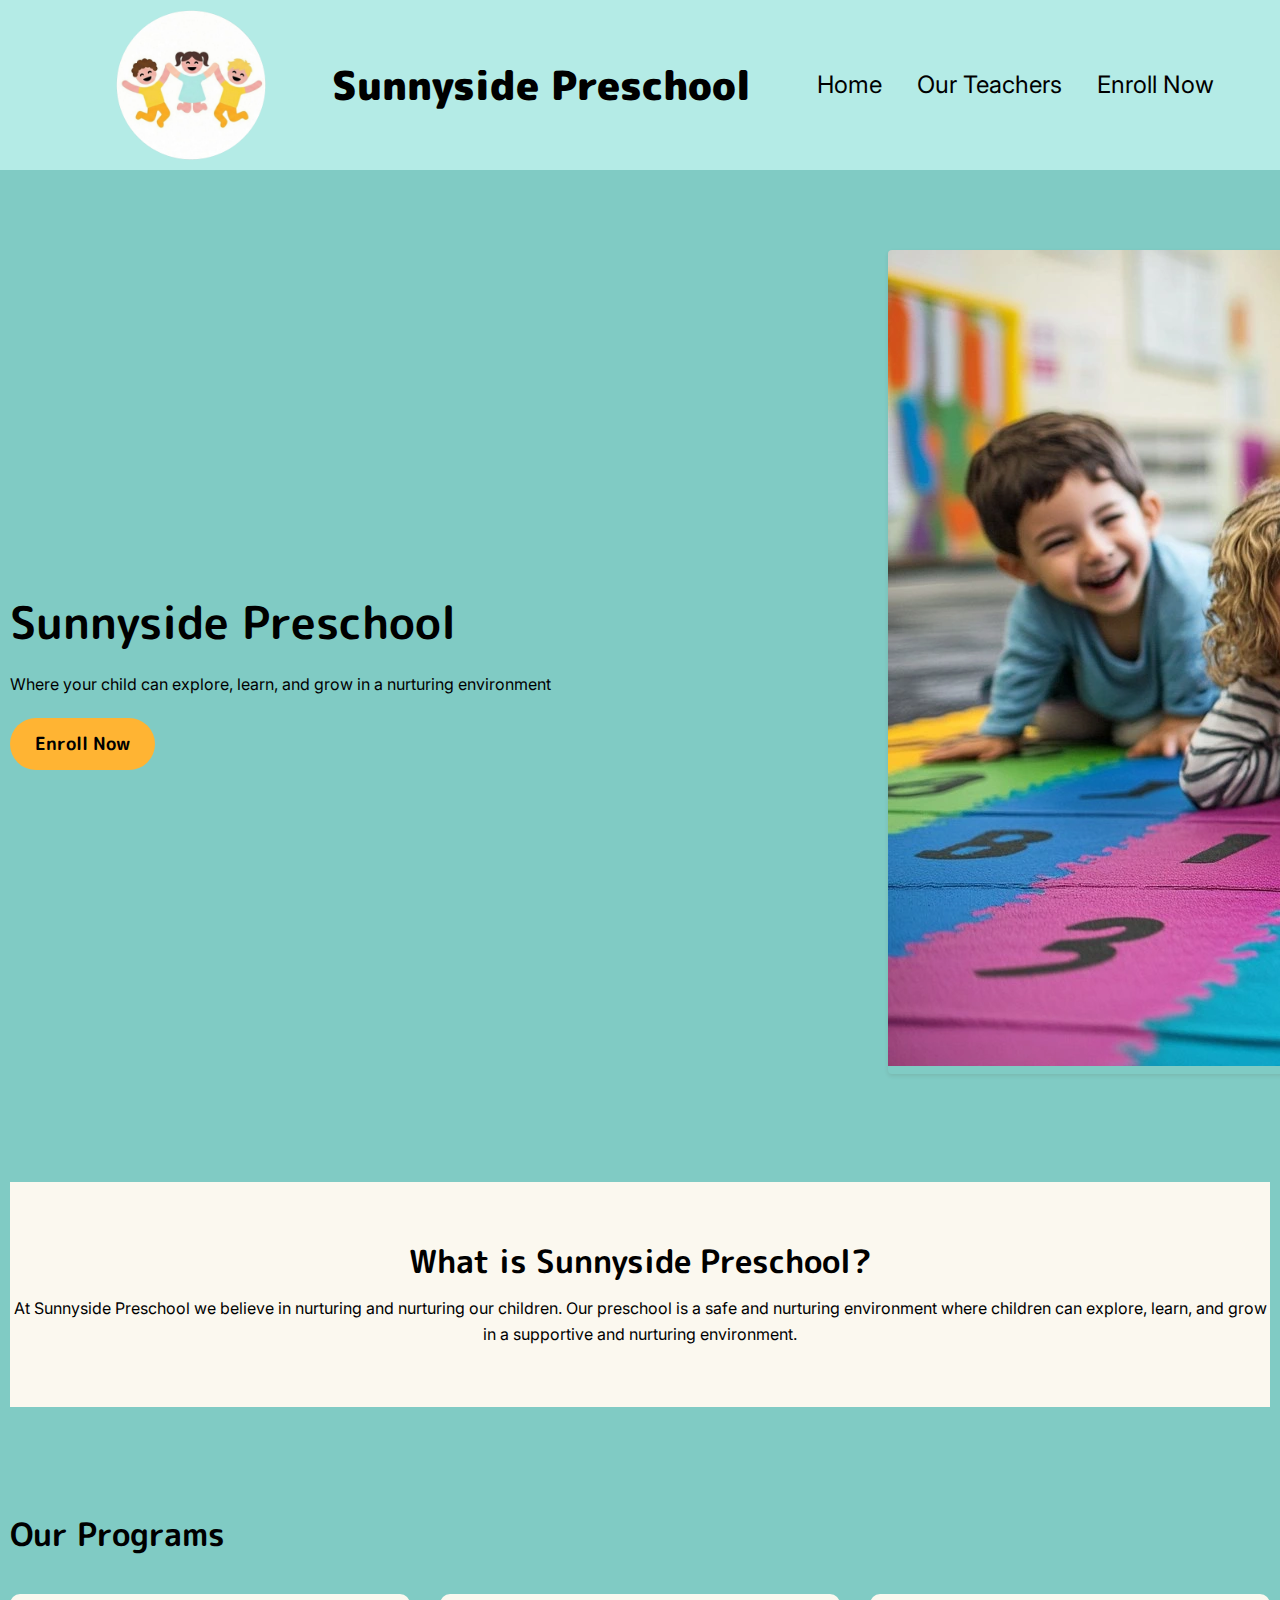
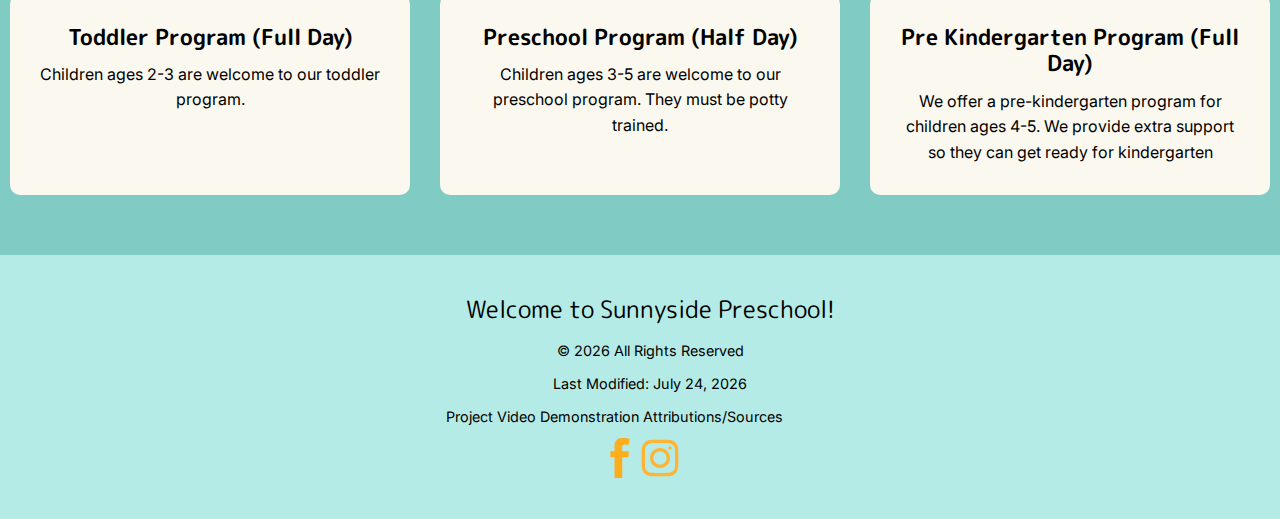
<file: final-project/index.html>
<!DOCTYPE html>
<html lang="en-US">
    <head>
        <meta charset="UTF-8">
        <meta name="viewport" content="width=device-width, initial-scale=1.0">
        <title>Sunnyside Preschool</title>

        <meta name="author" content="Nancy Bell">
        <meta name="description" content="This is a homepage for Sunnyside Preschool. The website displays the preschool programs and enrollment process.">
        <meta property="og:description" content="This is a homepage for Sunnyside Preschool. TThe website displays the preschool programs and enrollment process.>
        <meta property="og:image" content="https://nanurodriguez.github.io/wdd231/final-project/images/preschool-hero.webp">
        <meta property="og:url" content="https://nanurodriguez.github.io/wdd231/final-project/index.html">
        <meta property="og:title" content="Homepage - SunnySide Preschool">

        
        <link rel="stylesheet" href="styles/normalize.css">
        <link rel="stylesheet" href="styles/general-style/base.css">
        <link rel="stylesheet" href="styles/general-style/navigation.css">
        <link rel="stylesheet" href="styles/pages/home.css">
        <link rel="stylesheet" href="styles/general-style/footer.css">
        

        <link rel="icon" type="image/png" href="images/icons/preschool-icon.png">

        <link rel="preconnect" href="https://fonts.googleapis.com">
        <link rel="preconnect" href="https://fonts.gstatic.com" crossorigin>
        <link href="https://fonts.googleapis.com/css2?family=Inter:wght@400;600&family=M+PLUS+Rounded+1c:wght@700;900&display=swap" rel="stylesheet">

        <script src="scripts/main.mjs" type="module"></script>
    </head>
    <body>
        <header class="main-header">
            <div class="container">
                <img src="images/icons/preschool-icon.png" alt="Sunnyside Preschool Logo"   width="100" height="100">
                <div class="title">Sunnyside Preschool</div>

                <button id="ham-button" class="hamburger" aria-label="navigation"></button>

                <nav id="nav-bar" class="navigation">
                    <ul>
                        <li><a href="index.html" class="current">Home</a></li>
                        <li><a href="stuff.html">Our Teachers</a></li>
                        <li><a href="enroll.html">Enroll Now</a></li>
                    </ul>
                </nav>
            </div>
        </header>

        <main>
            <section class="hero-section">
                <div class="container hero-content">
                    <div class="hero-text">
                        <h1>Sunnyside Preschool</h1>
                        <p>Where your child can explore, learn, and grow in a nurturing environment</p>
                        <a href="enroll.html" class="cta-button primary-cta">Enroll Now</a>
                    </div>
                    <div class="hero-image" >
                        <img src="images/preschool-hero.webp" alt="Children playing and learning together in a colorful classroom" class="hero-img-actual" width="auto" height="auto">
                    </div>
                </div>
            </section>

            <section class="site-section">
                <div class="container">
                    <h2>What is Sunnyside Preschool?</h2>
                    <p>At Sunnyside Preschool we believe in nurturing and nurturing our children. Our preschool is a safe and nurturing environment where children can explore, learn, and grow in a supportive and nurturing environment.</p>
                </div>
            </section>

            <section class="highlights-section">
                <div class="container">
                    <h2>Our Programs</h2>
                    <div class="highlight-cards">
                        <div class="card">
                            <h3>Toddler Program (Full Day)</h3>
                            <p>Children ages 2-3 are welcome to our toddler program.</p>
                        </div>
                        <div class="card">
                            <h3>Preschool Program (Half Day)</h3>
                            <p>Children ages 3-5 are welcome to our preschool program. They must be potty trained.</p>
                        </div>
                        <div class="card">
                            <h3>Pre Kindergarten Program (Full Day)</h3>
                            <p>We offer a pre-kindergarten program for children ages 4-5. We provide extra support so they can get ready for kindergarten</p>
                        </div>
                    </div>
                </div>
            </section>

        </main>

        <footer>
            <div class="container footer-content">
                <p id="last-visit" class="lastVisit"></p> 
                
                <p id="currentYear" class="currentYear"></p> 
                
                <p id="lastModified" class="lastModified">Last Modified</p> 
                
                <a href="#" target="_blank" class="video-link">Project Video Demonstration</a>
                
                <a href="attributions.html" class="attributions-link">Attributions/Sources</a>
            </div>
            <div class="social-media">
                <a href="https://www.facebook.com/profile.php?id=61572028127332" target="_blank"><img src="images/icons/facebook.svg" alt="Facebook Icon" width="20" height="20"></a>
                <a href="https://www.instagram.com/nancybellweb/" target="_blank"><img src="images/icons/instagram.svg" alt="Instagram Icon" width="20" height="20"></a>
            </div>
        </footer>
    </body>
</html>
</file>
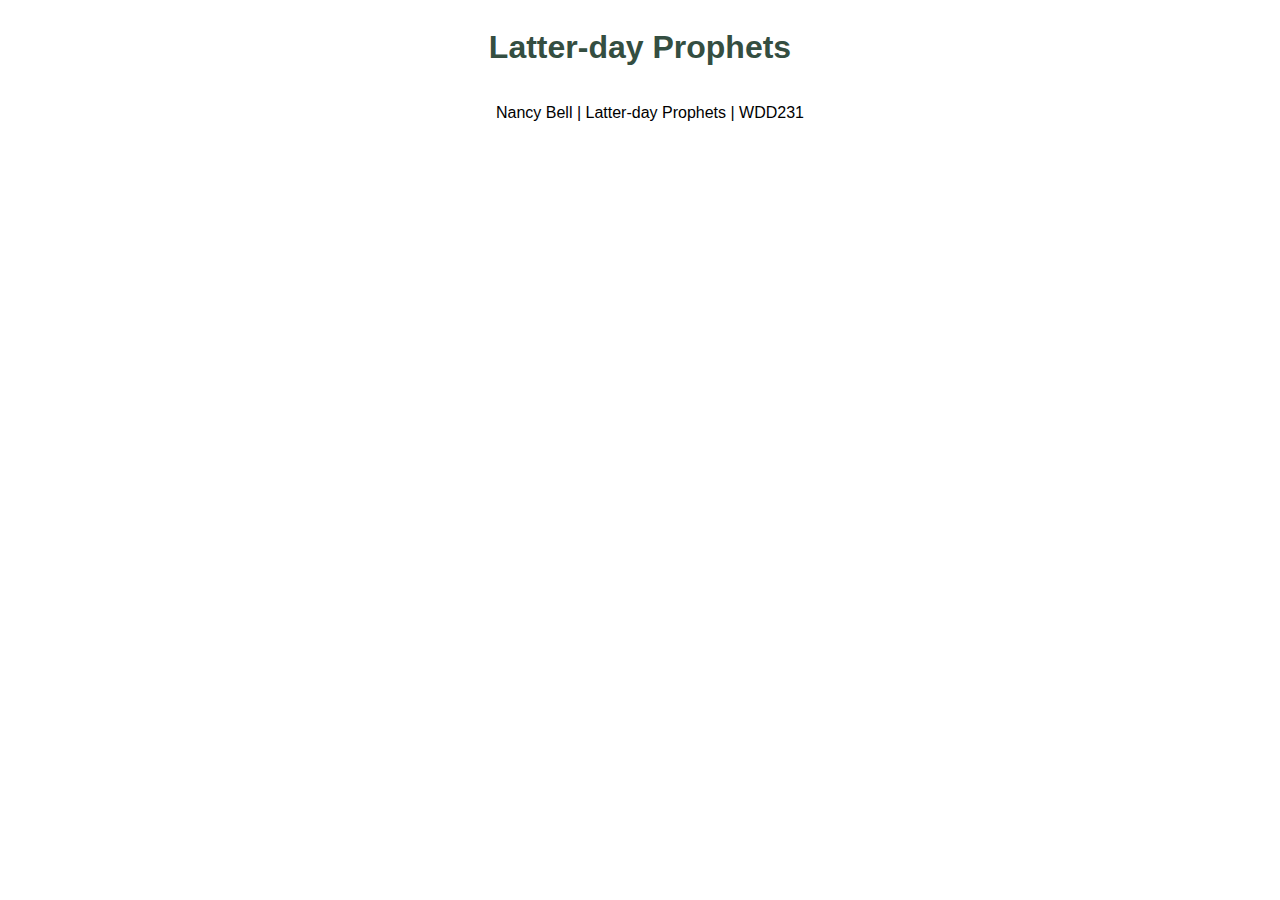
<file: prophets.html>
<!doctype html>
<html lang="en">
<head>
    <meta charset="utf-8" />
    <meta http-equiv="X-UA-Compatible" content="IE=edge" />
    <meta name="viewport" content="width=device-width, initial-scale=1" />

    <title>Prophets — WDD231</title>
    <meta name="description" content="A searchable, accessible list of prophets for the WDD231 project." />
    <meta name="keywords" content="prophets, WDD231, JavaScript, BYU-I, web development" />
    <meta name="author" content="WDD231 Student" />
    <meta name="robots" content="index,follow" />
    <meta name="theme-color" content="#0a3d62" />

    <meta property="og:title" content="Prophets — WDD231" />
    <meta property="og:description" content="A searchable, accessible list of prophets for the WDD231 project." />
    <meta property="og:type" content="website" />
    <meta property="og:image" content="images/prophets-og.png" />
    <meta property="og:url" content="https://example.com/wdd231/prophets.html" />

    <link rel="canonical" href="https://example.com/wdd231/prophets.html" />
    <link rel="stylesheet" href="styles/prophets.css" />
    <link rel="icon" href="favicon.ico" />
    <script defer src="scripts/prophets.js"></script>
</head>
<body>
    <header role="banner">
            <h1 class="site-title">Latter-day Prophets</h1>
    </header>

    <main id="main" role="main" class="site-inner">
        <div id="cards">

        </div>
    </main>

    <footer>
        Nancy Bell | Latter-day Prophets | WDD231
    </footer>
</body>
</html>
</file>
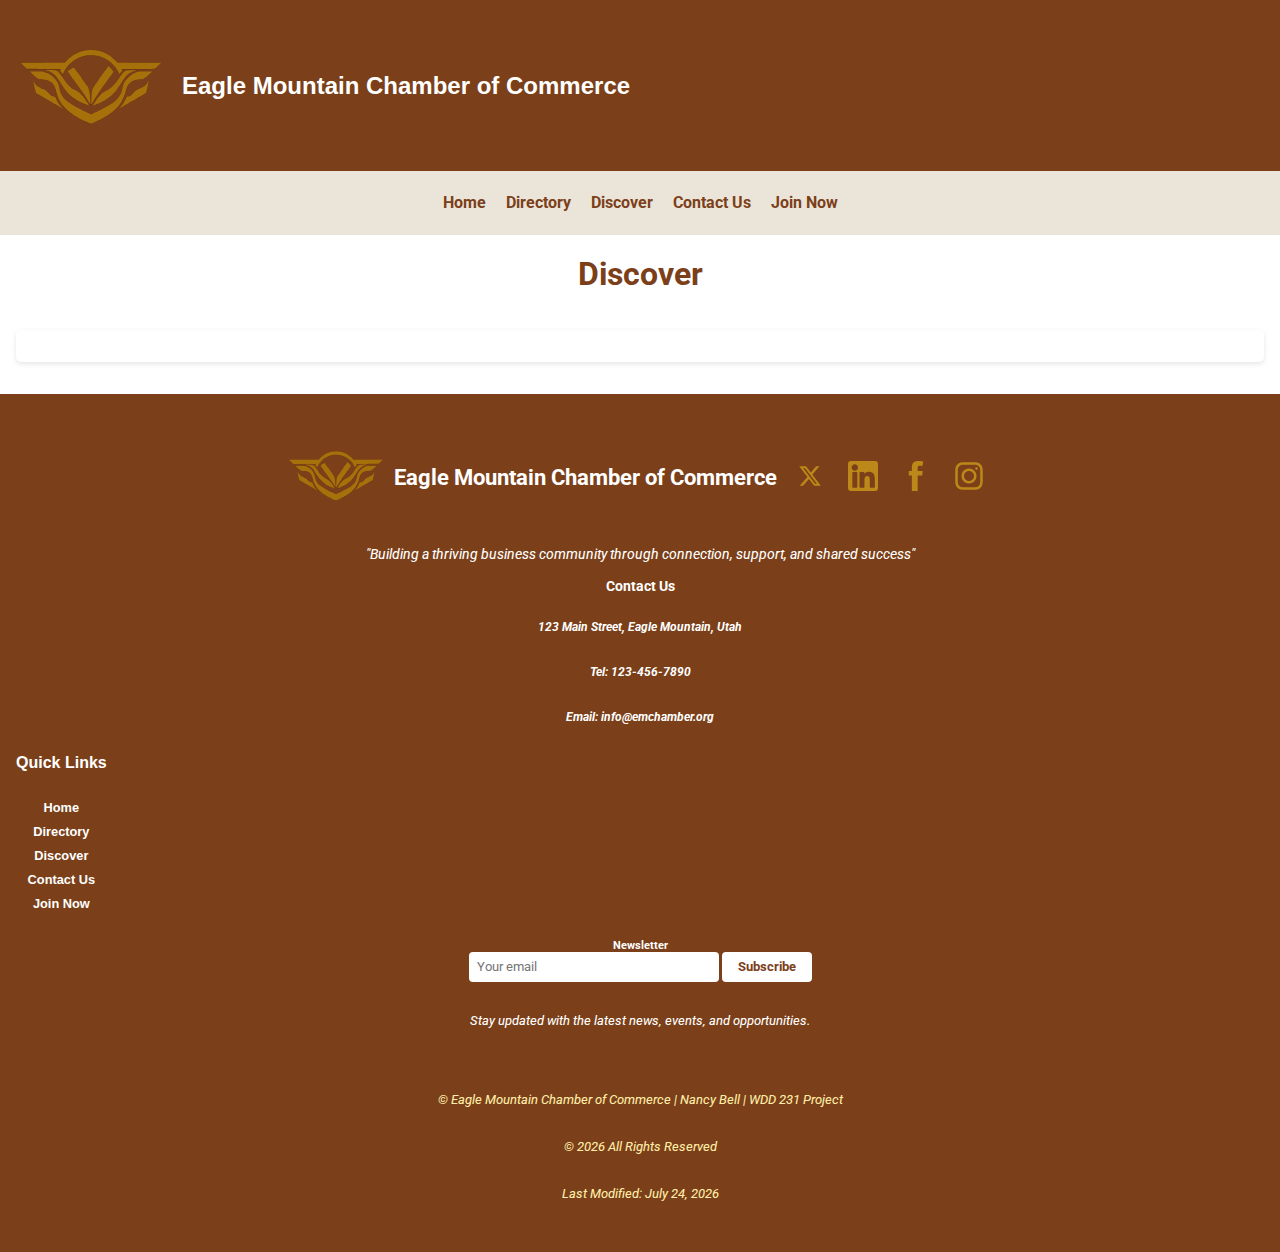
<file: chamber/discover.html>
<!doctype html>
<html lang="en-US">
    <head>
        <meta charset="UTF-8" >
        <meta http-equiv="X-UA-Compatible" content="IE=edge">
        <meta name="viewport" content="width=device-width, initial-scale=1">
        <meta name="description" content="This website will serve as a resource hub for businesses in the city of Eagle Mountain. It will be searchable, accessible, and user-friendly.">
        <meta name="keywords" content="discover,Eagle Mountain, Places, WDD231, JavaScript, BYU-I, web development, chamber, join chamber" >
        <meta name="author" content="Nancy Bell">
        <meta name="robots" content="index,follow">
        <meta name="theme-color" content="#0a3d62">

        <meta property="og:title" content="Chamber of Commerce Discover Page">
        <meta property="og:description" content="This website will serve as a resource hub for businesses in the city of Eagle Mountain. It will be searchable, accessible, and user-friendly.">
        <meta property="og:type" content="website">
        <meta property="og:image" content=" https://nanurodriguez.github.io/wdd231/chamber/images/eagle-mountain.webp"> 
        <!--Remember to use the "raw.githubusercontent.com before the link of my image"-->

        <meta property="og:url" content="https://nanurodriguez.github.io/wdd231/chamber/index.html">

        <title>Eagle Mountain Chamber of Commerce - Discover</title>

        <link rel="icon" type="image/x-icon" 
        href="images/chamber-logo.svg" sizes="96x96">
        
        <link rel="preconnect" href="https://fonts.googleapis.com">
        <link rel="preconnect" href="https://fonts.gstatic.com" crossorigin>
        <link href="https://fonts.googleapis.com/css2?family=League+Spartan:wght@100..900&family=Roboto:ital,wght@0,100..900;1,100..900&display=swap" rel="stylesheet">

        <link rel="stylesheet" href="styles/base/normalize.css">
        <link rel="stylesheet" href="styles/base/base.css">
        <link rel="stylesheet" href="styles/responsive/large.css">
        <link rel="stylesheet" href="styles/layout/footer.css">
        <link rel="stylesheet" href="styles/layout/header.css">
        <link rel="stylesheet" href="styles/pages/discover.css">
        

        <link rel="preconnect" href="https://fonts.googleapis.com">
        <link rel="preconnect" href="https://fonts.gstatic.com" crossorigin>
        <link href="https://fonts.googleapis.com/css2?family=League+Spartan:wght@100..900&family=Roboto:ital,wght@0,100..900;1,100..900&display=swap" rel="stylesheet">

        <script src="scripts/places.js" defer type="module"></script>
        <script src="scripts/lastvisit.js" defer></script>
        <script src="scripts/navigation.js" defer></script>
        <script src="scripts/dates.js" defer></script>
        
        
        <!--<script src="script/newsletter.js" defer></script>-->

    </head>
    <body>
        <header>
            <div class="title">
                <a href="index.html"><img src="images/icons/chamber-logo.svg" alt="Eagle Mountain Chamber of Commerce Logo" class="logo" width="100" height="100"></a>
                <span>Eagle Mountain Chamber of Commerce</span>
            </div>
            <button id="ham-button" class="hamburger open" aria-label="navigation"></button>
        </header>
        <nav id="nav-bar" class="navigation show">
            <ul>
                <li><a href="index.html">Home</a></li>
                <li><a href="directory.html">Directory</a></li>
                <li><a class="current" href="discover.html">Discover</a></li>
                <li><a href="#">Contact Us</a></li>
                <li><a href="join.html">Join Now</a></li>
            </ul>
        </nav>
        <main class="discover-container">
            <!--Discover Page-->
            <div>
                <h1>Discover</h1>

            </div>
            <div id="visit-message" class="visit-message card">

            </div>
            <div id="show-all" class="show-all">
                <!--JS will display all the cards here-->
            </div>
        </main>
        <footer>
            <div class="footer-content">
                <div class="social-media">
                    <a href="index.html"><img id="footer-logo" src="images/icons/chamber-logo.svg" alt="Eagle Mountain Chamber of Commerce Logo" class="logo" width="100" height="100"></a>
                    <span>Eagle Mountain Chamber of Commerce</span>
                    <div class="social-icons">
                        <a href="https://x.com/" target="_blank"><img src="images/icons/x-twitter.svg" alt="X Twitter Icon"  width="50" height="50"></a>
                        <a href="https://www.linkedin.com/in/nancybellweb/" target="_blank"><img src="images/icons/linkedin.svg" alt="LinkedIn Icon" width="50" height="50"></a>
                        <a href="https://www.facebook.com/profile.php?id=61572028127332" target="_blank"><img src="images/icons/facebook.svg" alt="Facebook Icon" width="50" height="50"></a>
                        <a href="https://www.instagram.com/nancybellweb/" target="_blank"><img src="images/icons/instagram.svg" alt="Instagram Icon" width="50" height="50"></a>
                    </div>
                </div>
                <p>"Building a thriving business community through connection, support, and shared success"</p>
                <div class="contact-us">
                    <h3>Contact Us</h3>
                    <p>123 Main Street, Eagle Mountain, Utah</p>
                    <p>Tel: 123-456-7890</p>
                    <p>Email: info@emchamber.org</p>
                </div>
                <div class="quick-links">
                    <h4>Quick Links</h4>
                    <ul>
                        <li><a href="index.html">Home</a></li>
                        <li><a href="directory.html">Directory</a></li>
                        <li><a href="discover.html">Discover</a></li>
                        <li><a href="#">Contact Us</a></li>
                        <li><a href="join.html">Join Now</a></li>
                    </ul>
                </div>
                <div class="newsletter">
                    <h5>Newsletter</h5>
                    <input type="email" placeholder="Your email">
                    <button id="subscribe-footer">Subscribe</button>
                    <p>Stay updated with the latest news, events, and opportunities.</p>
                </div>
                <div>
                
                <div class="about-me">
                <p>&copy; <span id="myName"></span> Eagle Mountain Chamber of Commerce | Nancy Bell | WDD 231 Project</p>
                <p id="currentYear" class="currentYear"></p>
                <p id="lastModified" class="lastModified">Last Modified</p>
                </div>
            </div>

        </footer>
    </body>
</html>
</file>
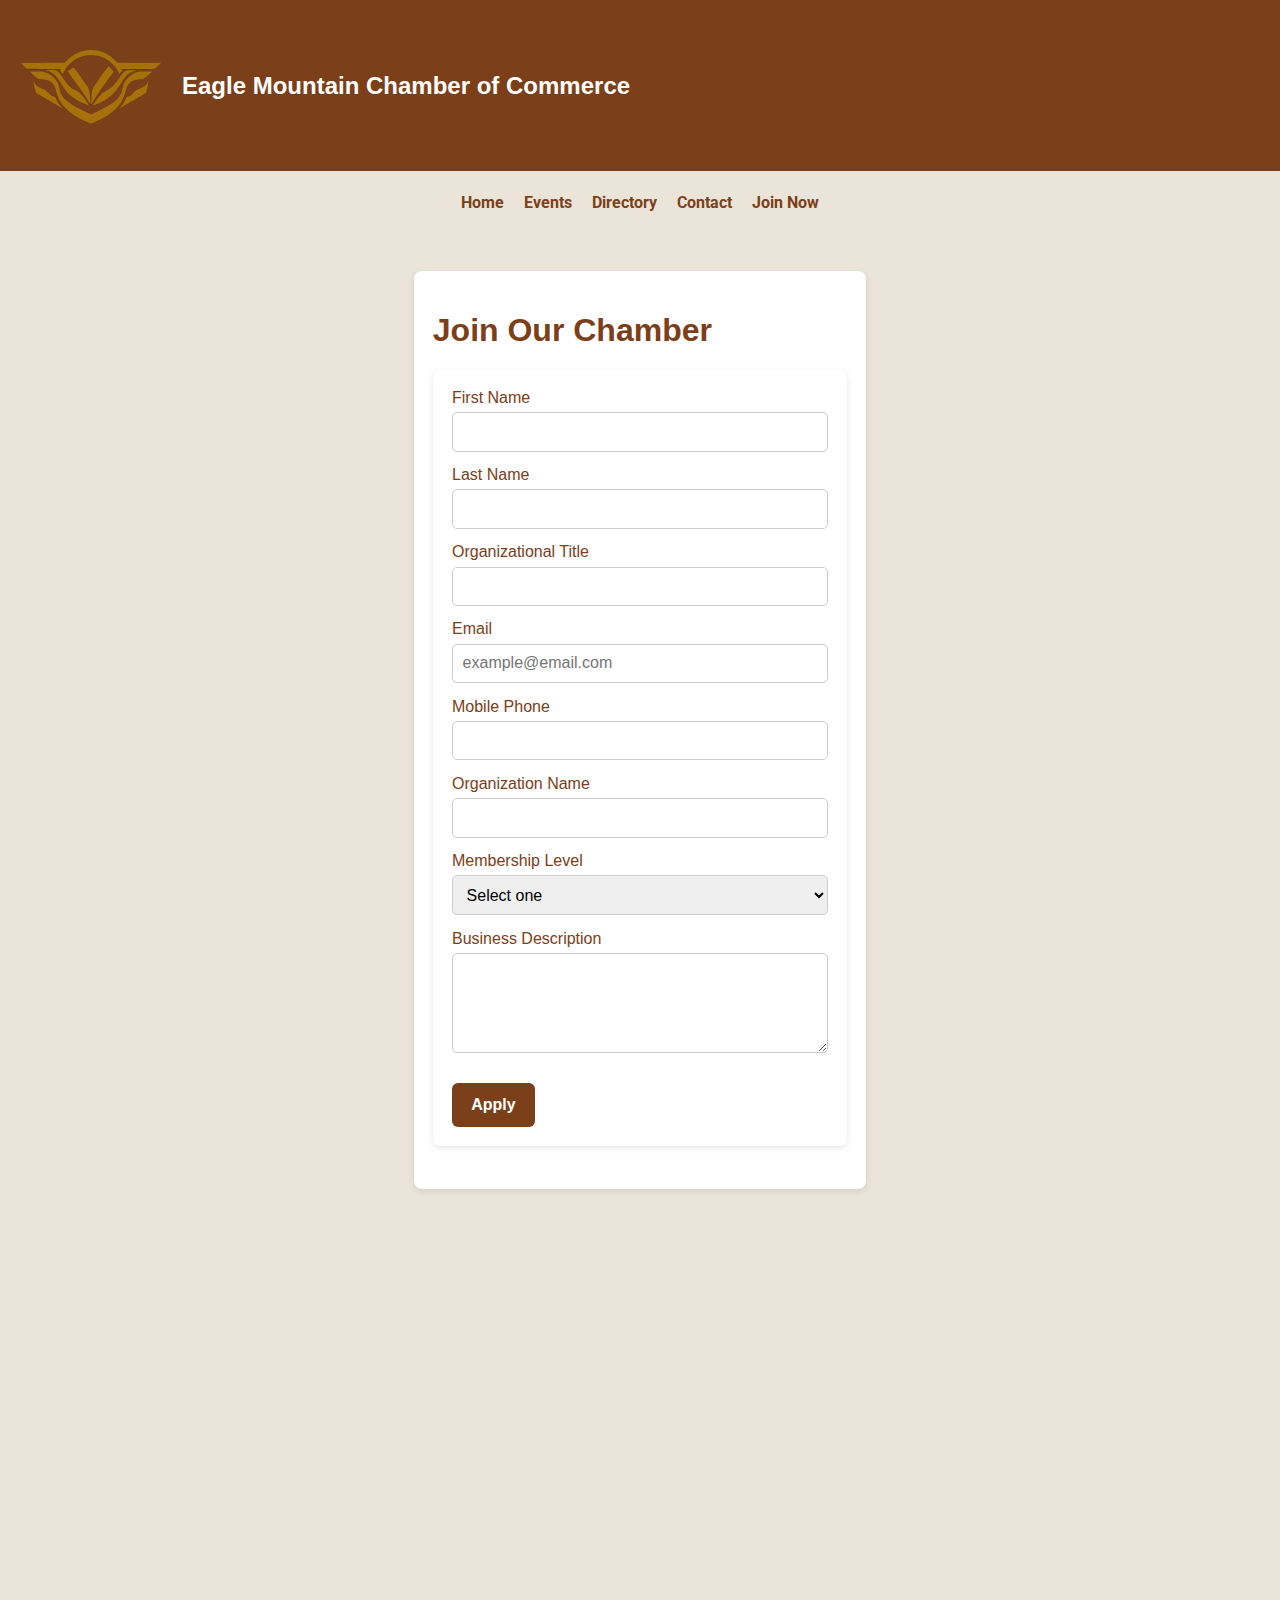
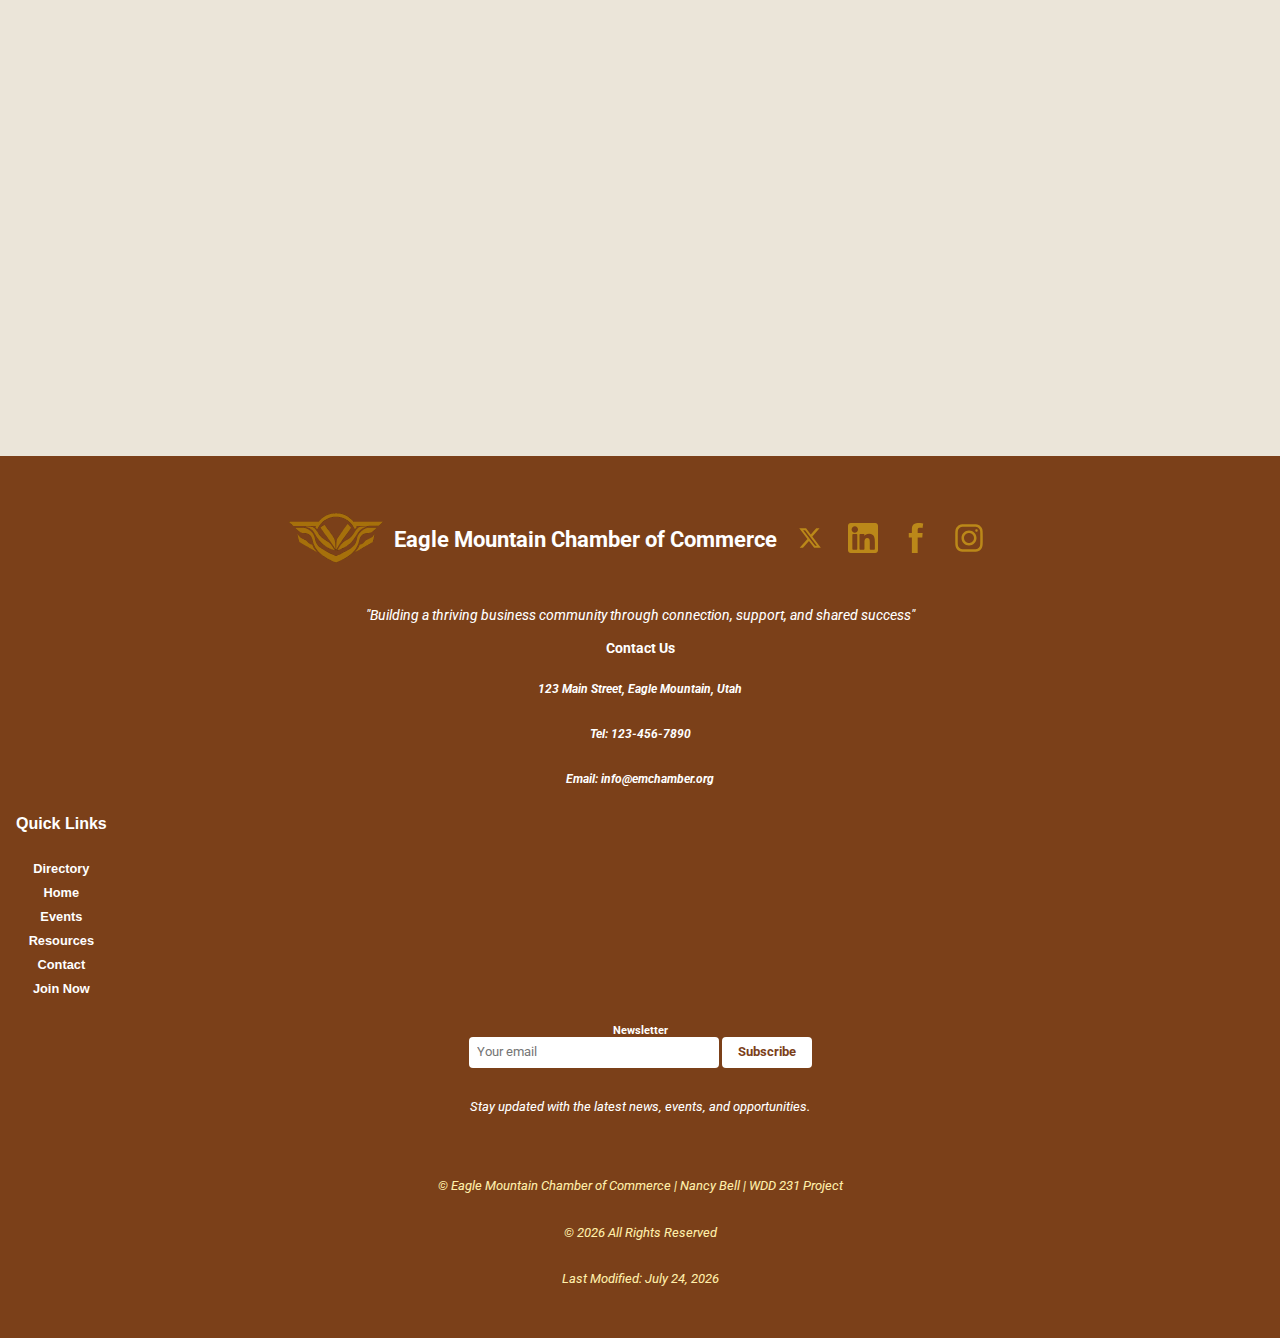
<file: chamber/join.html>
<!doctype html>
 <html lang="en-US">
    <head>
        <meta charset="UTF-8" >
        <meta http-equiv="X-UA-Compatible" content="IE=edge">
        <meta name="viewport" content="width=device-width, initial-scale=1">
        <meta name="description" content="This website will serve as a resource hub for businesses in the city of Eagle Mountain. It will be searchable, accessible, and user-friendly.">
        <meta name="keywords" content="join, WDD231, JavaScript, BYU-I, web development, chamber, join chamber" >
        <meta name="author" content="Nancy Bell">
        <meta name="robots" content="index,follow">
        <meta name="theme-color" content="#0a3d62">

        <meta property="og:title" content="Chamber of Commerce Join Page">
        <meta property="og:description" content="This website will serve as a resource hub for businesses in the city of Eagle Mountain. It will be searchable, accessible, and user-friendly.">
        <meta property="og:type" content="website">
        <meta property="og:image" content=" https://nanurodriguez.github.io/wdd231/chamber/images/eagle-mountain.webp"> 
        <!--Remember to use the "raw.githubusercontent.com before the link of my image"-->

        <meta property="og:url" content="https://nanurodriguez.github.io/wdd231/chamber/index.html">

        <title>Eagle Mountain Chamber of Commerce - Join</title>

        <link rel="icon" type="image/x-icon" 
        href="images/chamber-logo.svg" sizes="96x96">
        
        <link rel="preconnect" href="https://fonts.googleapis.com">
        <link rel="preconnect" href="https://fonts.gstatic.com" crossorigin>
        <link href="https://fonts.googleapis.com/css2?family=League+Spartan:wght@100..900&family=Roboto:ital,wght@0,100..900;1,100..900&display=swap" rel="stylesheet">

        <link rel="stylesheet" href="styles/base/normalize.css">
        <link rel="stylesheet" href="styles/base/base.css">
        <link rel="stylesheet" href="styles/responsive/large.css">
        <link rel="stylesheet" href="styles/layout/footer.css">
        <link rel="stylesheet" href="styles/layout/header.css">
        <link rel="stylesheet" href="styles/pages/join.css">
        <link rel="stylesheet" href="styles/pages/home.css">
        <link rel="stylesheet" href="styles/pages/directory.css">
        

        <link rel="preconnect" href="https://fonts.googleapis.com">
        <link rel="preconnect" href="https://fonts.gstatic.com" crossorigin>
        <link href="https://fonts.googleapis.com/css2?family=League+Spartan:wght@100..900&family=Roboto:ital,wght@0,100..900;1,100..900&display=swap" rel="stylesheet">

        <script src="scripts/navigation.js" defer></script>
        <script src="scripts/join.js" defer></script>
        <script src="scripts/directory.js" defer></script>
        <script src="scripts/dates.js" defer></script>
        
        <!--<script src="script/newsletter.js" defer></script>-->

    </head>
    <body>
        <header>
            <div class="title">
                <a href="index.html"><img src="images/icons/chamber-logo.svg" alt="Eagle Mountain Chamber of Commerce Logo" class="logo" width="100" height="100"></a>
                <span>Eagle Mountain Chamber of Commerce</span>
            </div>
            <button id="ham-button" class="hamburger" aria-label="navigation"></button>
        </header>
        <nav id="nav-bar" class="navigation show">
            <ul>
                <li><a href="index.html">Home</a></li>
                <li><a href="#">Events</a></li>
                <li><a href="directory.html">Directory</a></li>
                <li><a href="#">Contact</a></li>
                <li><a class="current" href="join.html">Join Now</a></li>
            </ul>
        </nav>
        

    <!-- ===================== FORM ===================== -->
        <main>
            <div class="join-container"> 
                
                <section class="member-form">
                    <h1>Join Our Chamber</h1>
                    <form class="member-form" method="get" action="thankyou.html">
                        <label>
                            First Name
                            <input type="text" name="first-name" title="Enter your first name" autocomplete="given-name" required>
                        </label>
                        
                        <label>
                            Last Name
                            <input type="text" name="lastName" autocomplete="family-name" required title="Enter your last name">
                        </label>

                        <label>
                            Organizational Title
                            <input type="text" name="orgTitle" autocomplete="organization-title"
                                pattern="[A-Za-z\\s-]{7,}"
                                title="Min. 7 letters, spaces, or hyphens">
                        </label>

                        <label>
                            Email
                            <input type="email" name="email" autocomplete="email" required placeholder="example@email.com">
                        </label>

                        <label>
                            Mobile Phone
                            <input type="tel" name="phone" autocomplete="tel-national" required>
                        </label>

                        <label>
                            Organization Name
                            <input type="text" name="organization" autocomplete="organization" required>
                        </label>
                        <label>
                            Membership Level
                            <select name="membership" required>
                                <option value="">Select one</option>
                                <option value="np">NP Membership</option>
                                <option value="bronze">Bronze</option>
                                <option value="silver">Silver</option>
                                <option value="gold">Gold</option>
                            </select>
                        </label>

                        <label>
                            Business Description
                            <textarea name="description"></textarea>
                        </label>

                        <input type="hidden" id="timestamp" name="timestamp">

                        <input class="form-button"type="submit" value="Apply">

                    </form>
                </section>

                <section class="membership-cards">
                    <div class="card">
                        <h3>Non Profit Membership</h3>
                        <p>No fee for non-profit organizations.</p>
                        <button class="form-button" data-modal="npModal">More Info</button>
                    </div>

                    <div class="card">
                        <h3>Bronze Membership Benefits:</h3>
                        <p>Entry-level benefits for small businesses.</p>
                        <p>Free advertising.</p>
                        <h4>$25 per month</h4>
                        <button class="form-button" data-modal="bronzeModal">More Info</button>
                    </div>

                    <div class="card">
                        <h3>Silver Membership Benefits:</h3>
                        <p>Enhanced visibility + additional perks.</p>
                        <p>Free advertising.</p>
                        <h4>$40 per month</h4>
                        <button class="form-button"  data-modal="silverModal">More Info</button>
                    </div>

                    <div class="card">
                        <h3>Gold Membership Benefits:</h3>
                        <p>Full advertising + priority exposure.</p>
                        <p>Free advertising.</p>
                        <h4>$25 per month</h4>
                        <button class="form-button" data-modal="goldModal">More Info</button>
                    </div>

                </section>
                <!-- Modals for membership details -->
                <dialog id="npModal" class="modal">
                </dialog>
                <dialog id="bronzeModal" class="modal">
                </dialog>
                <dialog id="silverModal" class="modal">
                </dialog>
                <dialog id="goldModal" class="modal">
                </dialog>
                
        </main>

        <footer>
            <div class="footer-content">
                <div class="social-media">
                    <a href="index.html"><img id="footer-logo" src="images/icons/chamber-logo.svg" alt="Eagle Mountain Chamber of Commerce Logo" class="logo" width="100" height="100"></a>
                    <span>Eagle Mountain Chamber of Commerce</span>
                    <div class="social-icons">
                        <a href="https://x.com/" target="_blank"><img src="images/icons/x-twitter.svg" alt="X Twitter Icon"  width="50" height="50"></a>
                        <a href="https://www.linkedin.com/in/nancybellweb/" target="_blank"><img src="images/icons/linkedin.svg" alt="LinkedIn Icon" width="50" height="50"></a>
                        <a href="https://www.facebook.com/profile.php?id=61572028127332" target="_blank"><img src="images/icons/facebook.svg" alt="Facebook Icon" width="50" height="50"></a>
                        <a href="https://www.instagram.com/nancybellweb/" target="_blank"><img src="images/icons/instagram.svg" alt="Instagram Icon" width="50" height="50"></a>
                    </div>
                </div>
                <p>"Building a thriving business community through connection, support, and shared success"</p>
                <div class="contact-us">
                    <h3>Contact Us</h3>
                    <p>123 Main Street, Eagle Mountain, Utah</p>
                    <p>Tel: 123-456-7890</p>
                    <p>Email: info@emchamber.org</p>
                </div>
                <div class="quick-links">
                    <h4>Quick Links</h4>
                    <ul>
                        <li ><a href="directory.html">Directory</a></li>
                        <li><a href="index.html">Home</a></li>
                        <li><a href="#">Events</a></li>
                        <li><a href="#">Resources</a></li>
                        <li><a href="#">Contact</a></li>
                        <li><a class="current" href="#">Join Now</a></li>
                    </ul>
                </div>
                <div class="newsletter">
                    <h5>Newsletter</h5>
                    <input type="email" placeholder="Your email">
                    <button id="subscribe-footer">Subscribe</button>
                    <p>Stay updated with the latest news, events, and opportunities.</p>
                </div>
                <div>
                
                <div class="about-me">
                <p>&copy; <span id="myName"></span> Eagle Mountain Chamber of Commerce | Nancy Bell | WDD 231 Project</p>
                <p id="currentYear" class="currentYear"></p>
                <p id="lastModified" class="lastModified">Last Modified</p>
                </div>
            </div>

        </footer>
    </body>
</html>
</file>
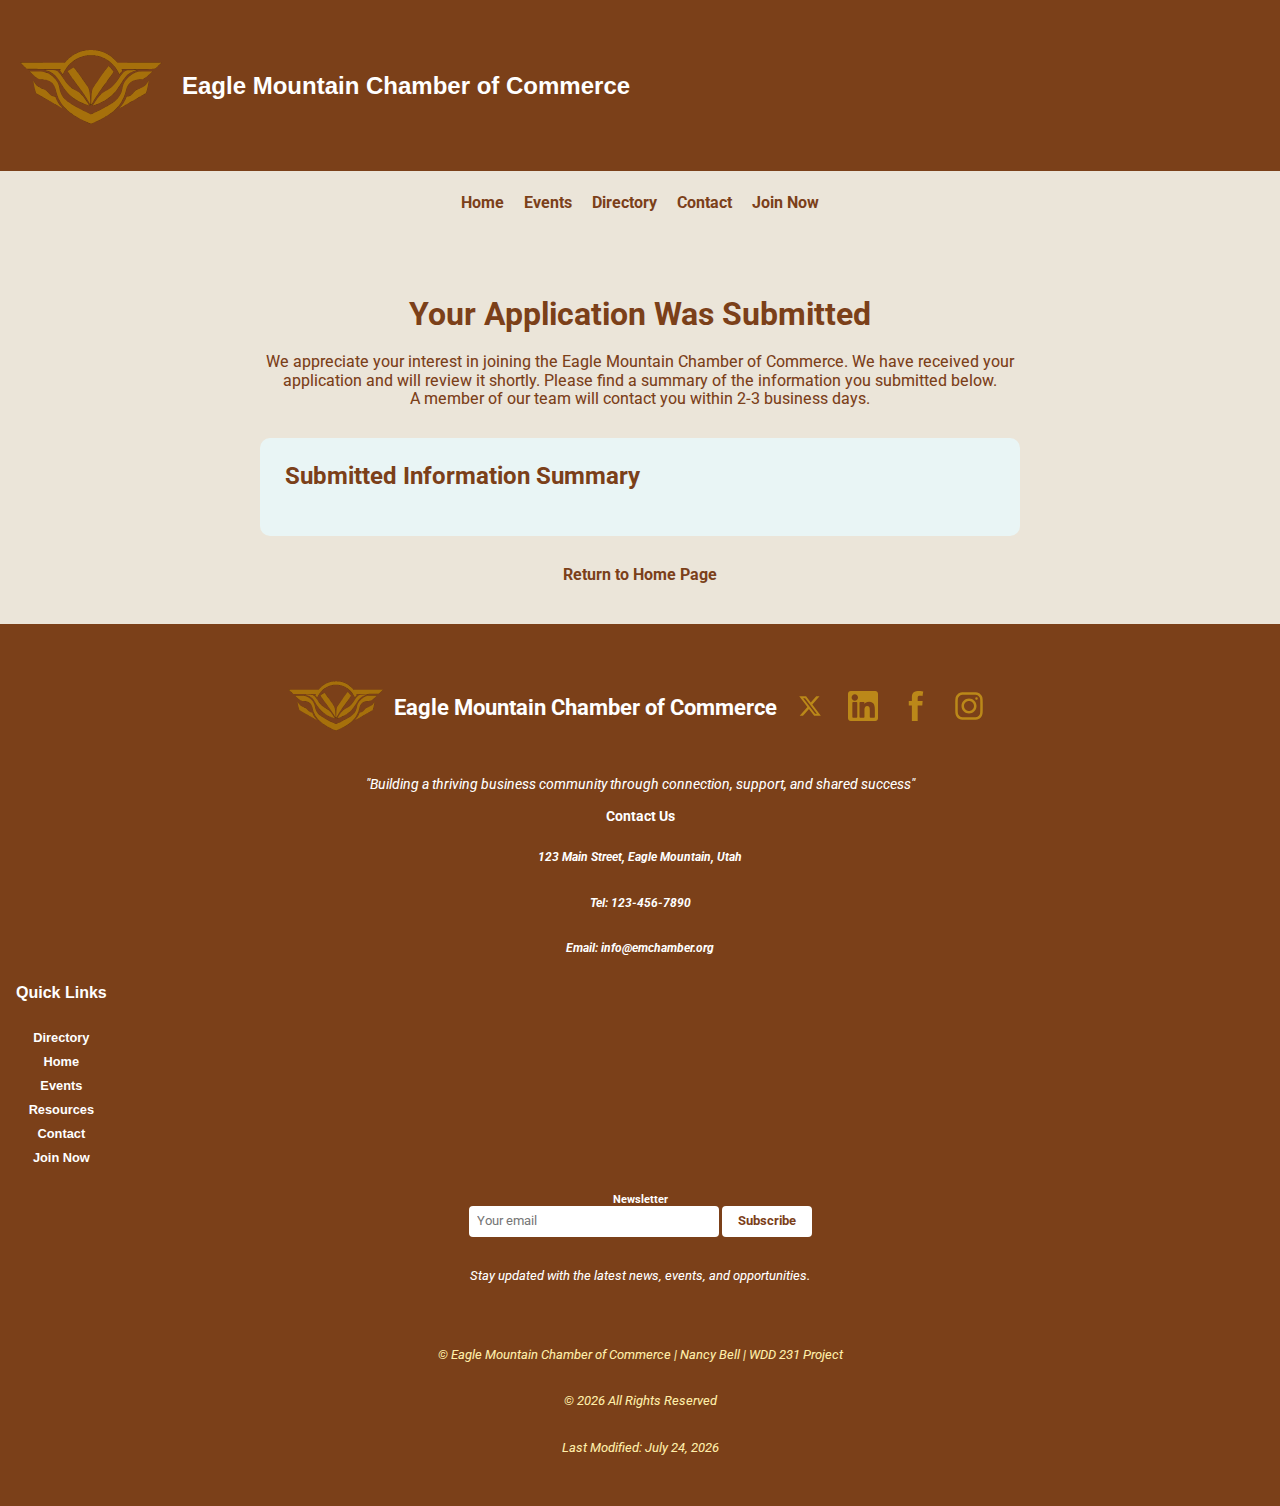
<file: chamber/thankyou.html>
<!doctype html>
 <html lang="en-US">
    <head>
        <meta charset="UTF-8" >
        <meta http-equiv="X-UA-Compatible" content="IE=edge">
        <meta name="viewport" content="width=device-width, initial-scale=1">
        <meta name="description" content="This website will serve as a resource hub for businesses in the city of Eagle Mountain. It will be searchable, accessible, and user-friendly.">
        <meta name="keywords" content="join, WDD231, JavaScript, BYU-I, web development, chamber, join chamber" >
        <meta name="author" content="Nancy Bell">
        <meta name="robots" content="index,follow">
        <meta name="theme-color" content="#0a3d62">

        <meta property="og:title" content="Chamber of Commerce Join Page">
        <meta property="og:description" content="This website will serve as a resource hub for businesses in the city of Eagle Mountain. It will be searchable, accessible, and user-friendly.">
        <meta property="og:type" content="website">
        <meta property="og:image" content=" https://nanurodriguez.github.io/wdd231/chamber/images/eagle-mountain.webp"> 
        <!--Remember to use the "raw.githubusercontent.com before the link of my image"-->

        <meta property="og:url" content="https://nanurodriguez.github.io/wdd231/chamber/index.html">

        <title>Eagle Mountain Chamber of Commerce - Join</title>

        <link rel="icon" type="image/x-icon" 
        href="images/chamber-logo.svg" sizes="96x96">
        
        <link rel="preconnect" href="https://fonts.googleapis.com">
        <link rel="preconnect" href="https://fonts.gstatic.com" crossorigin>
        <link href="https://fonts.googleapis.com/css2?family=League+Spartan:wght@100..900&family=Roboto:ital,wght@0,100..900;1,100..900&display=swap" rel="stylesheet">

        <link rel="stylesheet" href="styles/base/normalize.css">
        <link rel="stylesheet" href="styles/base/base.css">
        <link rel="stylesheet" href="styles/responsive/large.css">
        <link rel="stylesheet" href="styles/layout/footer.css">
        <link rel="stylesheet" href="styles/layout/header.css">
        <link rel="stylesheet" href="styles/pages/join.css">
        <link rel="stylesheet" href="styles/pages/thankyou.css">
        

        <link rel="preconnect" href="https://fonts.googleapis.com">
        <link rel="preconnect" href="https://fonts.gstatic.com" crossorigin>
        <link href="https://fonts.googleapis.com/css2?family=League+Spartan:wght@100..900&family=Roboto:ital,wght@0,100..900;1,100..900&display=swap" rel="stylesheet">

        <script src="scripts/navigation.js" defer></script>
        <script src="scripts/join.js" defer></script>
        <script src="scripts/thankyou.js" defer></script>
        <script src="scripts/dates.js" defer></script>
        
        
        <!--<script src="script/newsletter.js" defer></script>-->

    </head>
    <body>
        <header>
            <div class="title">
                <a href="index.html"><img src="images/icons/chamber-logo.svg" alt="Eagle Mountain Chamber of Commerce Logo" class="logo" width="100" height="100"></a>
                <span>Eagle Mountain Chamber of Commerce</span>
            </div>
            <button id="ham-button" class="hamburger open" aria-label="navigation"></button>
        </header>
        <nav id="nav-bar" class="navigation show">
            <ul>
                <li><a href="index.html">Home</a></li>
                <li><a href="#">Events</a></li>
                <li><a href="directory.html">Directory</a></li>
                <li><a href="#">Contact</a></li>
                <li><a class="current" href="join.html">Join Now</a></li>
            </ul>
        </nav>
        <main class="thankyou-main">
            <section class="message">
                <h1>Your Application Was Submitted</h1>
                <p>We appreciate your interest in joining the Eagle Mountain Chamber of Commerce. We have received your application and will review it shortly. Please find a summary of the information you submitted below.</p>
                <p>A member of our team will contact you within 2-3 business days.</p>
                
                <div id="form-summary" class="summary-box">
                    <h2>Submitted Information Summary</h2>
                    </div>

                <p class="return"><a href="index.html">Return to Home Page</a></p>
            </section>
        </main>


        <footer>
            <div class="footer-content">
                <div class="social-media">
                    <a href="index.html"><img id="footer-logo" src="images/icons/chamber-logo.svg" alt="Eagle Mountain Chamber of Commerce Logo" class="logo" width="100" height="100"></a>
                    <span>Eagle Mountain Chamber of Commerce</span>
                    <div class="social-icons">
                        <a href="https://x.com/" target="_blank"><img src="images/icons/x-twitter.svg" alt="X Twitter Icon"  width="50" height="50"></a>
                        <a href="https://www.linkedin.com/in/nancybellweb/" target="_blank"><img src="images/icons/linkedin.svg" alt="LinkedIn Icon" width="50" height="50"></a>
                        <a href="https://www.facebook.com/profile.php?id=61572028127332" target="_blank"><img src="images/icons/facebook.svg" alt="Facebook Icon" width="50" height="50"></a>
                        <a href="https://www.instagram.com/nancybellweb/" target="_blank"><img src="images/icons/instagram.svg" alt="Instagram Icon" width="50" height="50"></a>
                    </div>
                </div>
                <p>"Building a thriving business community through connection, support, and shared success"</p>
                <div class="contact-us">
                    <h3>Contact Us</h3>
                    <p>123 Main Street, Eagle Mountain, Utah</p>
                    <p>Tel: 123-456-7890</p>
                    <p>Email: info@emchamber.org</p>
                </div>
                <div class="quick-links">
                    <h4>Quick Links</h4>
                    <ul>
                        <li ><a href="directory.html">Directory</a></li>
                        <li><a href="index.html">Home</a></li>
                        <li><a href="#">Events</a></li>
                        <li><a href="#">Resources</a></li>
                        <li><a href="#">Contact</a></li>
                        <li><a class="current" href="#">Join Now</a></li>
                    </ul>
                </div>
                <div class="newsletter">
                    <h5>Newsletter</h5>
                    <input type="email" placeholder="Your email">
                    <button id="subscribe-footer">Subscribe</button>
                    <p>Stay updated with the latest news, events, and opportunities.</p>
                </div>
                <div>
                
                <div class="about-me">
                <p>&copy; <span id="myName"></span> Eagle Mountain Chamber of Commerce | Nancy Bell | WDD 231 Project</p>
                <p id="currentYear" class="currentYear"></p>
                <p id="lastModified" class="lastModified">Last Modified</p>
                </div>
            </div>

        </footer>
    </body>
</html>
</file>
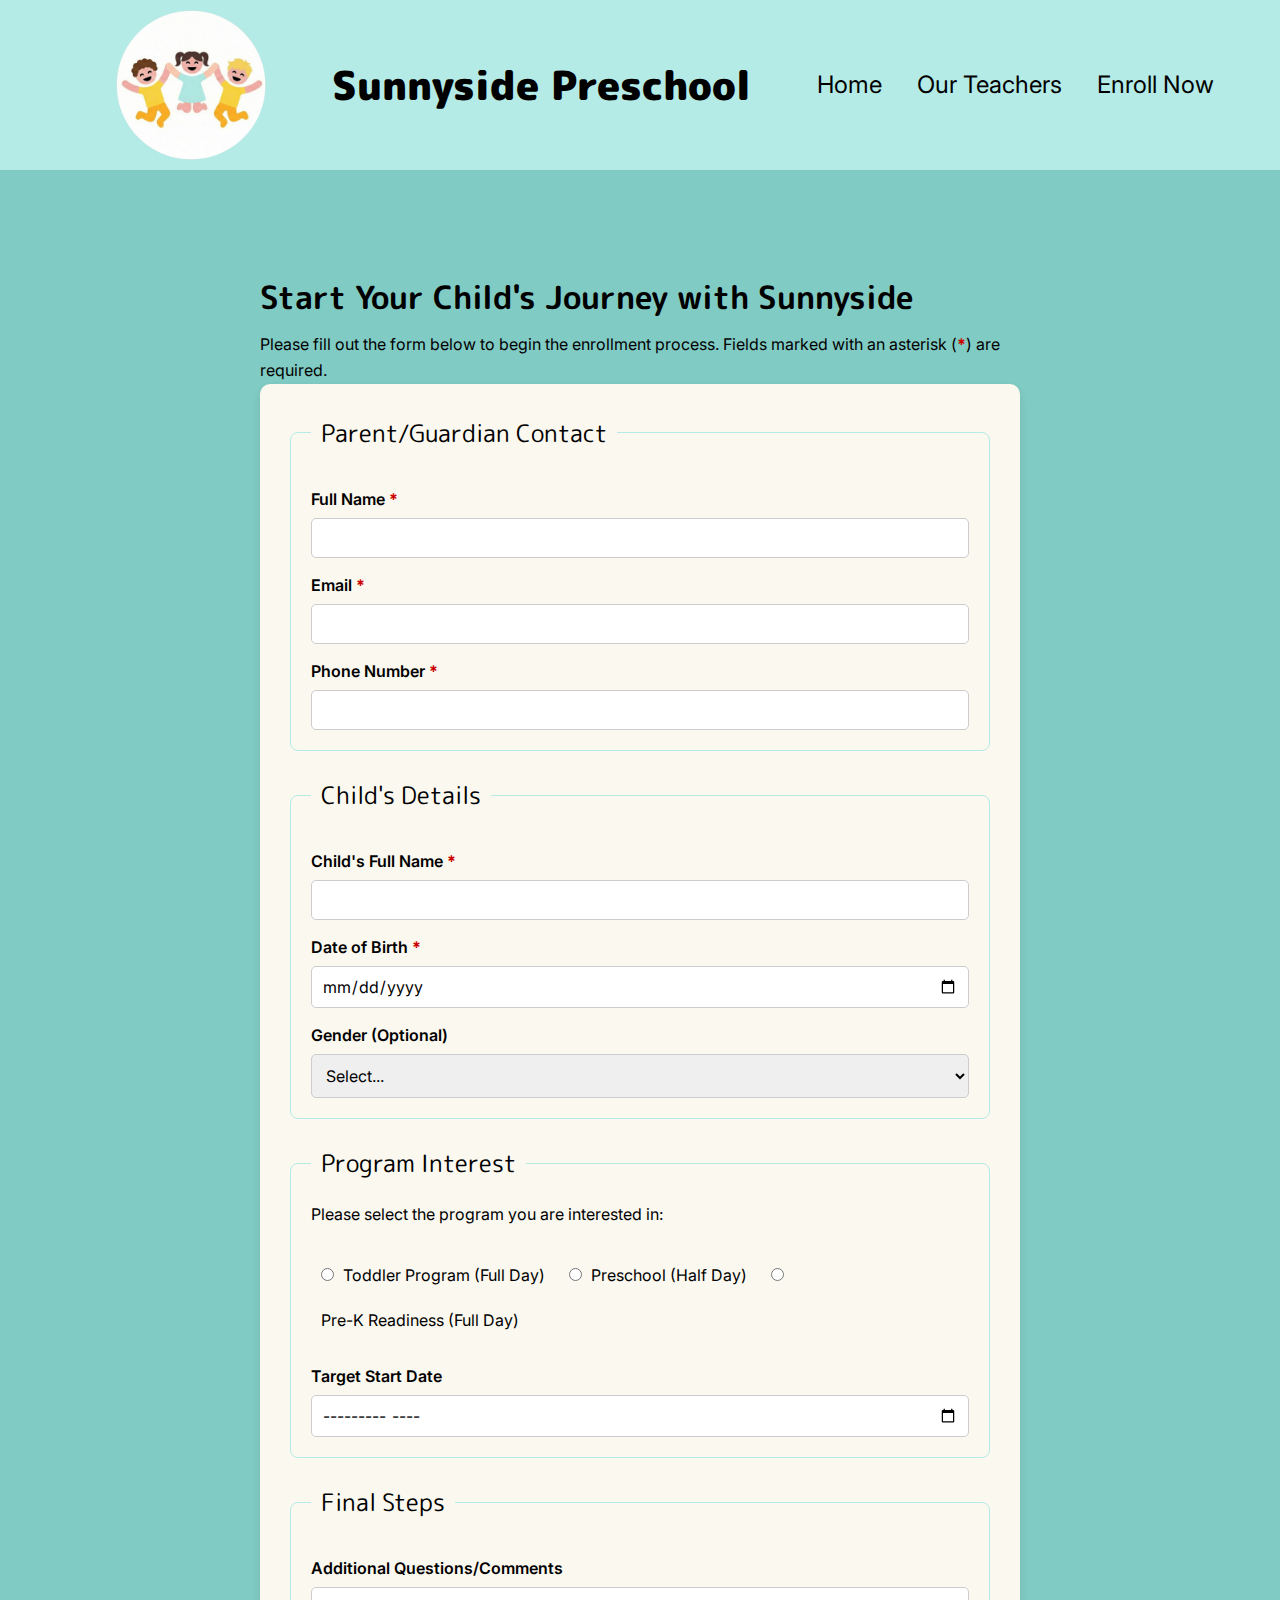
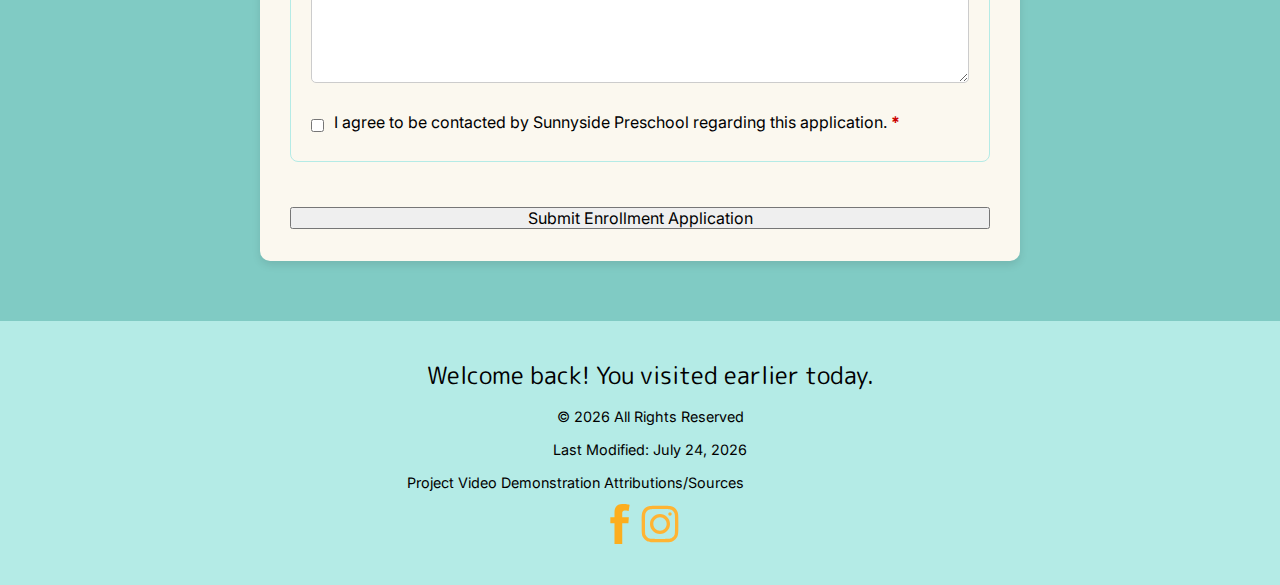
<file: final-project/enroll.html>
<!--This page will display the enroll form  in my sunnyside preschool page-->

<!DOCTYPE html>
<html lang="en-US">
    <head>
        <meta charset="UTF-8">
        <meta name="viewport" content="width=device-width, initial-scale=1.0">
        <title>Sunnyside Preschool - Enroll</title>

        <meta name="author" content="Nancy Bell">
        <meta name="description" content="This is a homepage for Sunnyside Preschool. The website displays the preschool programs and enrollment process.">
        <meta property="og:description" content="This is a homepage for Sunnyside Preschool. The website displays the preschool programs and enrollment process.">
        <meta property="og:image" content="https://nanurodriguez.github.io/wdd231/final-project/images/preschool-hero.webp">
        <meta property="og:url" content="https://nanurodriguez.github.io/wdd231/final-project/index.html">
        <meta property="og:title" content="Homepage - SunnySide Preschool">

        
        <link rel="stylesheet" href="styles/normalize.css">
        <link rel="stylesheet" href="styles/general-style/base.css">
        <link rel="stylesheet" href="styles/general-style/navigation.css">
        <link rel="stylesheet" href="styles/pages/enroll.css">
        <link rel="stylesheet" href="styles/general-style/footer.css">
        

        <link rel="icon" type="image/png" href="images/icons/preschool-icon.png">

        <link rel="preconnect" href="https://fonts.googleapis.com">
        <link rel="preconnect" href="https://fonts.gstatic.com" crossorigin>
        <link href="https://fonts.googleapis.com/css2?family=Inter:wght@400;600&family=M+PLUS+Rounded+1c:wght@700;900&display=swap" rel="stylesheet">

        <script src="scripts/enroll.mjs"  type="module"></script>
        <script src="scripts/main.mjs" type="module"></script>
    </head>
    <body>
        <header class="main-header">
            <div class="container">
                <img src="images/icons/preschool-icon.png" alt="Sunnyside Preschool Logo"   width="100" height="100">
                <div class="title">Sunnyside Preschool</div>

                <button id="ham-button" class="hamburger" aria-label="navigation"></button>

                <nav id="nav-bar" class="navigation">
                    <ul>
                        <li><a href="index.html" class="current">Home</a></li>
                        <li><a href="stuff.html">Our Teachers</a></li>
                        <li><a href="enroll.html">Enroll Now</a></li>
                    </ul>
                </nav>
            </div>
        </header>

        
        <main class="enrollment-main">
            <section class="enrollment-form-section">
                <h2>Start Your Child's Journey with Sunnyside</h2>
                <p>Please fill out the form below to begin the enrollment process. Fields marked with an asterisk (<span class="required">*</span>) are required.</p>
                
                <form id="enrollment-form" method="get" action="success.html">

                    <fieldset>
                        <legend>Parent/Guardian Contact</legend>
                        
                        <label for="pName">Full Name <span class="required">*</span></label>
                        <input type="text" id="pName" name="parentName" required>

                        <label for="pEmail">Email <span class="required">*</span></label>
                        <input type="email" id="pEmail" name="parentEmail" required>

                        <label for="pPhone">Phone Number <span class="required">*</span></label>
                        <input type="tel" id="pPhone" name="parentPhone" required>
                    </fieldset>

                    <fieldset>
                        <legend>Child's Details</legend>
                        
                        <label for="cName">Child's Full Name <span class="required">*</span></label>
                        <input type="text" id="cName" name="childName" required>

                        <label for="cDOB">Date of Birth <span class="required">*</span></label>
                        <input type="date" id="cDOB" name="childDOB" required>
                        
                        <label for="cGender">Gender (Optional)</label>
                        <select id="cGender" name="childGender">
                            <option value="">Select...</option>
                            <option value="female">Female</option>
                            <option value="male">Male</option>
                            <option value="other">Non-Binary/Other</option>
                        </select>
                    </fieldset>

                    <fieldset>
                        <legend>Program Interest</legend>
                        
                        <p class="form-instruction">Please select the program you are interested in:</p>
                        
                        <div class="program-options">
                            <input type="radio" id="program1" name="program" value="toddler_full" required>
                            <label for="program1">Toddler Program (Full Day)</label>
                            
                            <input type="radio" id="program2" name="program" value="preschool_part">
                            <label for="program2">Preschool (Half Day)</label>
                            
                            <input type="radio" id="program3" name="program" value="prek_full">
                            <label for="program3">Pre-K Readiness (Full Day)</label>
                        </div>

                        <label for="startDate">Target Start Date</label>
                        <input type="month" id="startDate" name="targetStart">
                    </fieldset>

                    <fieldset>
                        <legend>Final Steps</legend>

                        <label for="comments">Additional Questions/Comments</label>
                        <textarea id="comments" name="comments" rows="4"></textarea>

                        <div class="consent-check">
                            <input type="checkbox" id="consent" name="contactConsent" required>
                            <label for="consent">I agree to be contacted by Sunnyside Preschool regarding this application. <span class="required">*</span></label>
                        </div>
                    </fieldset>

                    <button type="submit" class="cta-button primary-cta submit-button">Submit Enrollment Application</button>
                </form>
            </section>

        </main>

        <footer>
            <div class="container footer-content">
                <p id="last-visit" class="lastVisit"></p> 
                
                <p id="currentYear" class="currentYear"></p> 
                
                <p id="lastModified" class="lastModified">Last Modified</p> 
                
                <a href="#" target="_blank" class="video-link">Project Video Demonstration</a>
                
                <a href="attributions.html" class="attributions-link">Attributions/Sources</a>
            </div>
            <div class="social-media">
                <a href="https://www.facebook.com/profile.php?id=61572028127332" target="_blank"><img src="images/icons/facebook.svg" alt="Facebook Icon" width="20" height="20"></a>
                <a href="https://www.instagram.com/nancybellweb/" target="_blank"><img src="images/icons/instagram.svg" alt="Instagram Icon" width="20" height="20"></a>
            </div>
        </footer>
    </body>
</html>
</file>
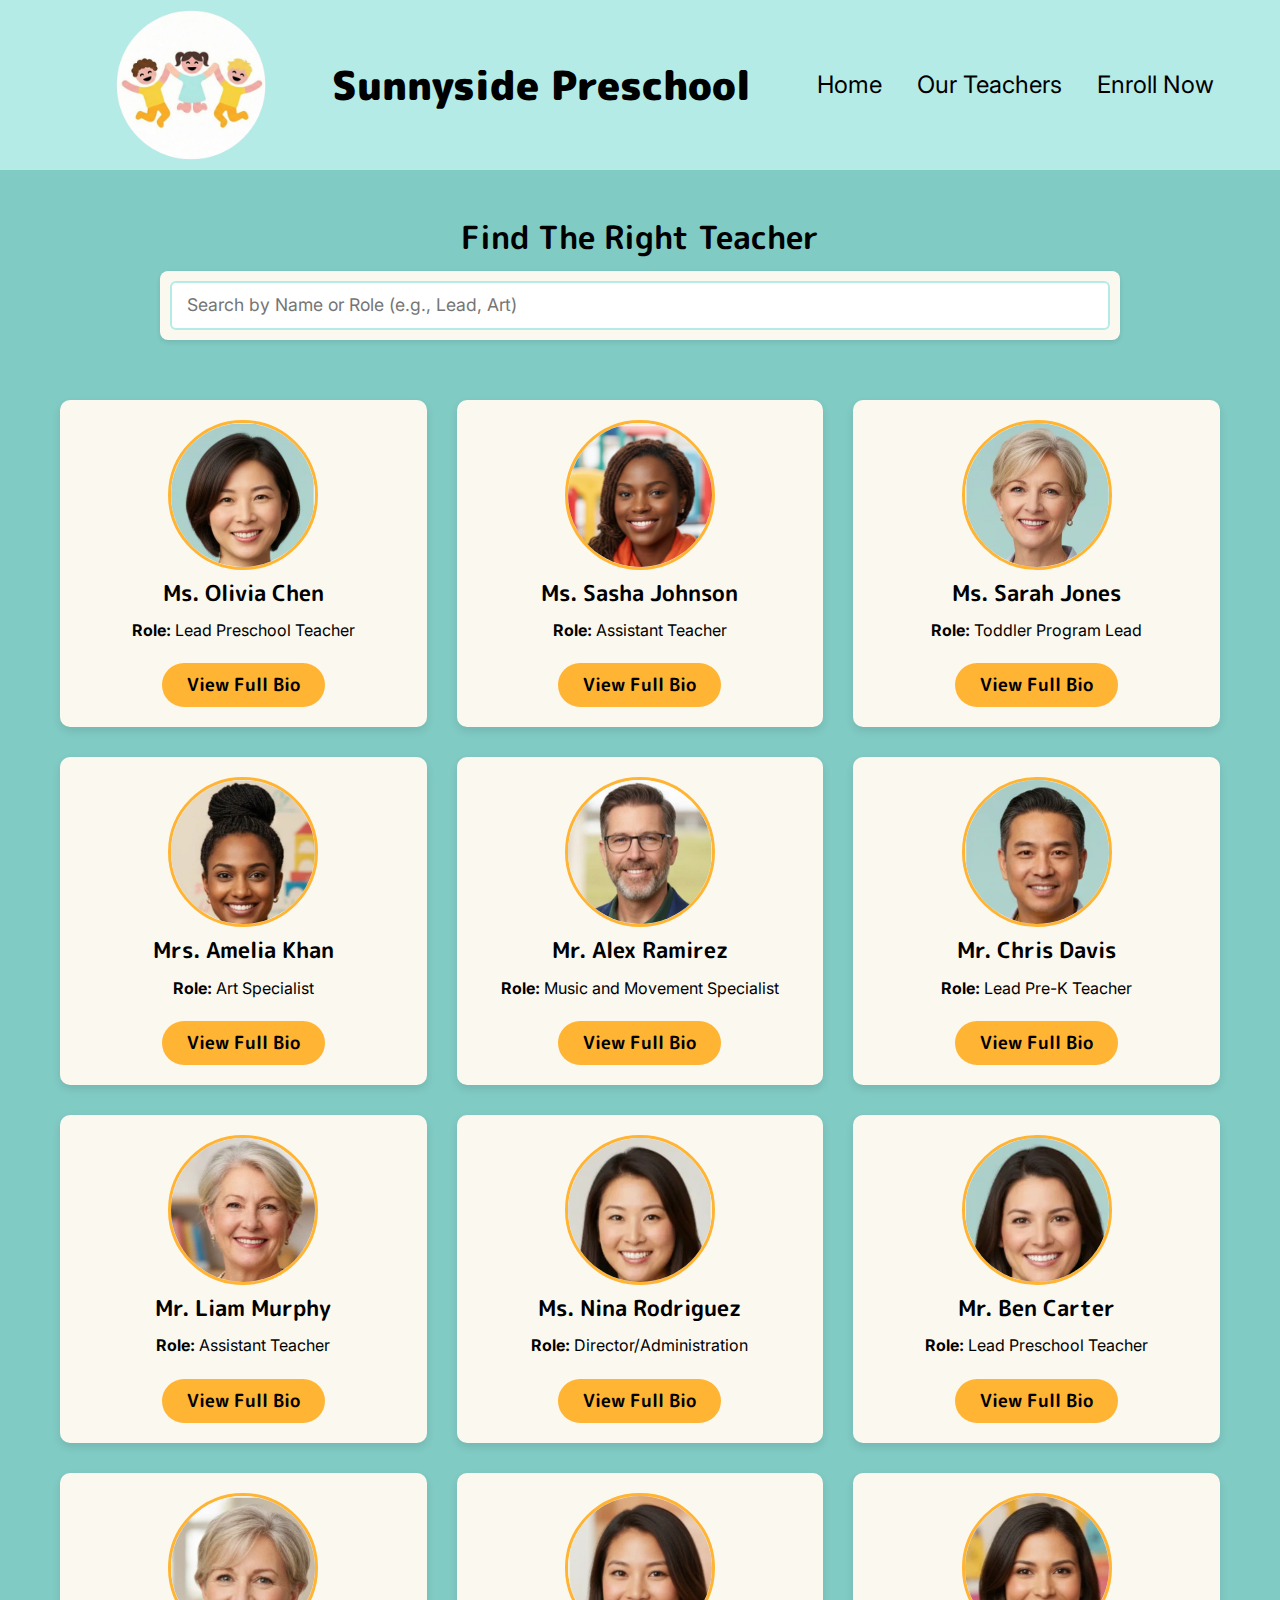
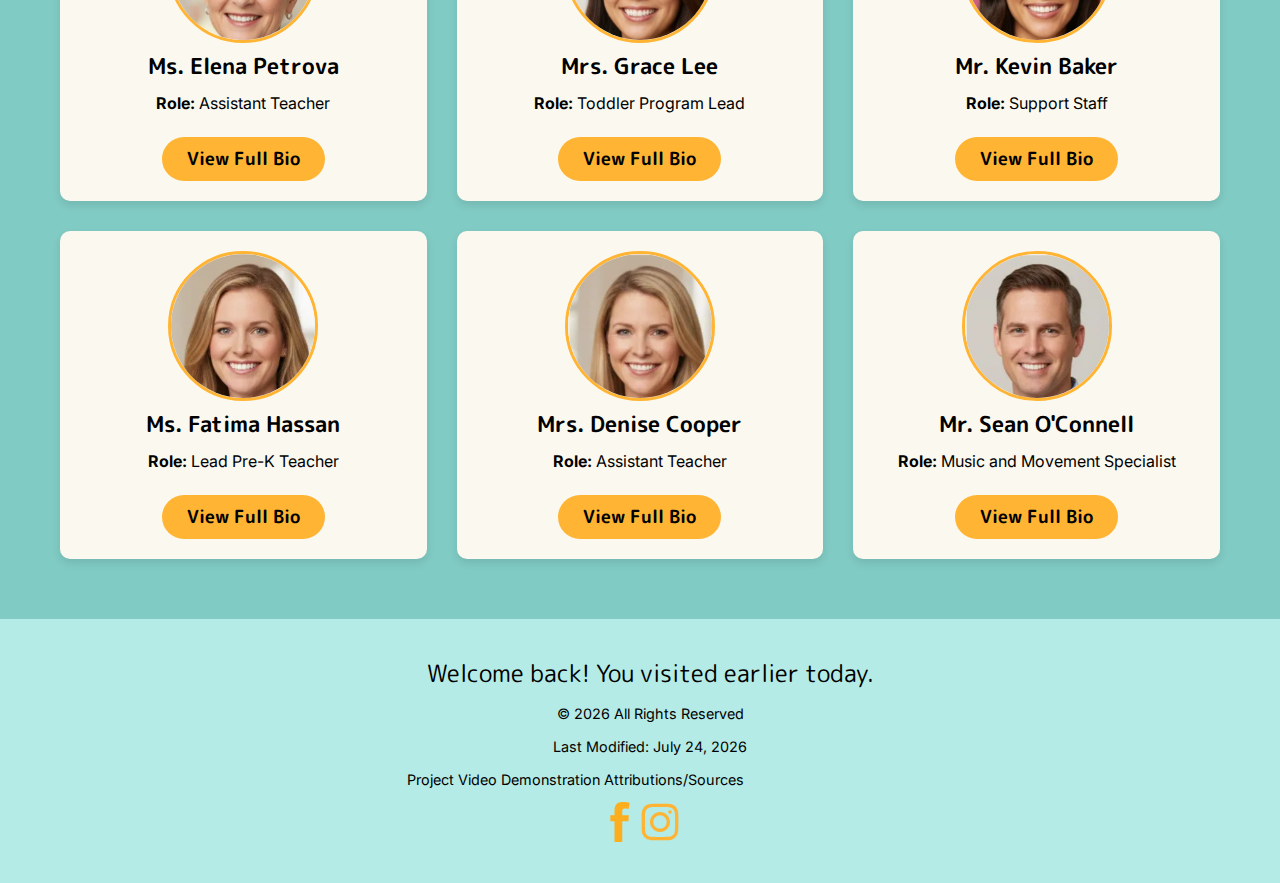
<file: final-project/stuff.html>
<!--This page will display the teacher's profiles in my sunnyside preschool page-->

<!DOCTYPE html>
<html lang="en-US">
    <head>
        <meta charset="UTF-8">
        <meta name="viewport" content="width=device-width, initial-scale=1.0">
        <title>Sunnyside Preschool - Our Teachers</title>

        <meta name="author" content="Nancy Bell">
        <meta name="description" content="This is a stuff page for Sunnyside Preschool. The website displays the preschool programs and enrollment process.">
        <meta property="og:description" content="This is a homepage for Sunnyside Preschool. The website displays the preschool programs and enrollment process.">
        <meta property="og:image" content="https://nanurodriguez.github.io/wdd231/final-project/images/preschool-hero.webp">
        <meta property="og:url" content="https://nanurodriguez.github.io/wdd231/final-project/index.html">
        <meta property="og:title" content="Homepage - SunnySide Preschool">

        
        <link rel="stylesheet" href="styles/normalize.css">
        <link rel="stylesheet" href="styles/general-style/base.css">
        <link rel="stylesheet" href="styles/general-style/navigation.css">
        <link rel="stylesheet" href="styles/pages/stuff.css">
        <link rel="stylesheet" href="styles/general-style/footer.css">
        

        <link rel="icon" type="image/png" href="images/icons/preschool-icon.png">

        <link rel="preconnect" href="https://fonts.googleapis.com">
        <link rel="preconnect" href="https://fonts.gstatic.com" crossorigin>
        <link href="https://fonts.googleapis.com/css2?family=Inter:wght@400;600&family=M+PLUS+Rounded+1c:wght@700;900&display=swap" rel="stylesheet">

        <script src="scripts/teachers-cards.mjs" type="module"></script>
        <script src="scripts/main.mjs" type="module"></script>
    </head>
    <body>
        <header class="main-header">
            <div class="container">
                <img src="images/icons/preschool-icon.png" alt="Sunnyside Preschool Logo"   width="100" height="100">
                <div class="title">Sunnyside Preschool</div>

                <button id="ham-button" class="hamburger" aria-label="navigation"></button>

                <nav id="nav-bar" class="navigation">
                    <ul>
                        <li><a href="index.html" class="current">Home</a></li>
                        <li><a href="stuff.html">Our Teachers</a></li>
                        <li><a href="enroll.html">Enroll Now</a></li>
                    </ul>
                </nav>
            </div>
        </header>

        <main>
            <section class="filter-controls">
                <h2>Find The Right Teacher</h2>
                <div class="search-bar-container">
                    <input type="text" id="teacher-search" placeholder="Search by Name or Role (e.g., Lead, Art)">
                    </div>
            </section>
            <div id="teachers-container" class="teachers-container">

            </div>
            <dialog id="teacher-modal" class="teacher-modal">
                <div class="modal-content">
                    <button id="close-modal" class="close-button" aria-label="Close Profile">&times;</button>
                    <div id="modal-profile-content"> 

                    </div>
                </div>
            </dialog>

        </main>

        <footer>
            <div class="container footer-content">
                <p id="last-visit" class="lastVisit"></p> 
                
                <p id="currentYear" class="currentYear"></p> 
                
                <p id="lastModified" class="lastModified">Last Modified</p> 
                
                <a href="#" target="_blank" class="video-link">Project Video Demonstration</a>
                
                <a href="attributions.html" class="attributions-link">Attributions/Sources</a>
            </div>
            <div class="social-media">
                <a href="https://www.facebook.com/profile.php?id=61572028127332" target="_blank"><img src="images/icons/facebook.svg" alt="Facebook Icon" width="20" height="20"></a>
                <a href="https://www.instagram.com/nancybellweb/" target="_blank"><img src="images/icons/instagram.svg" alt="Instagram Icon" width="20" height="20"></a>
            </div>
        </footer>
    </body>
</html>
</file>
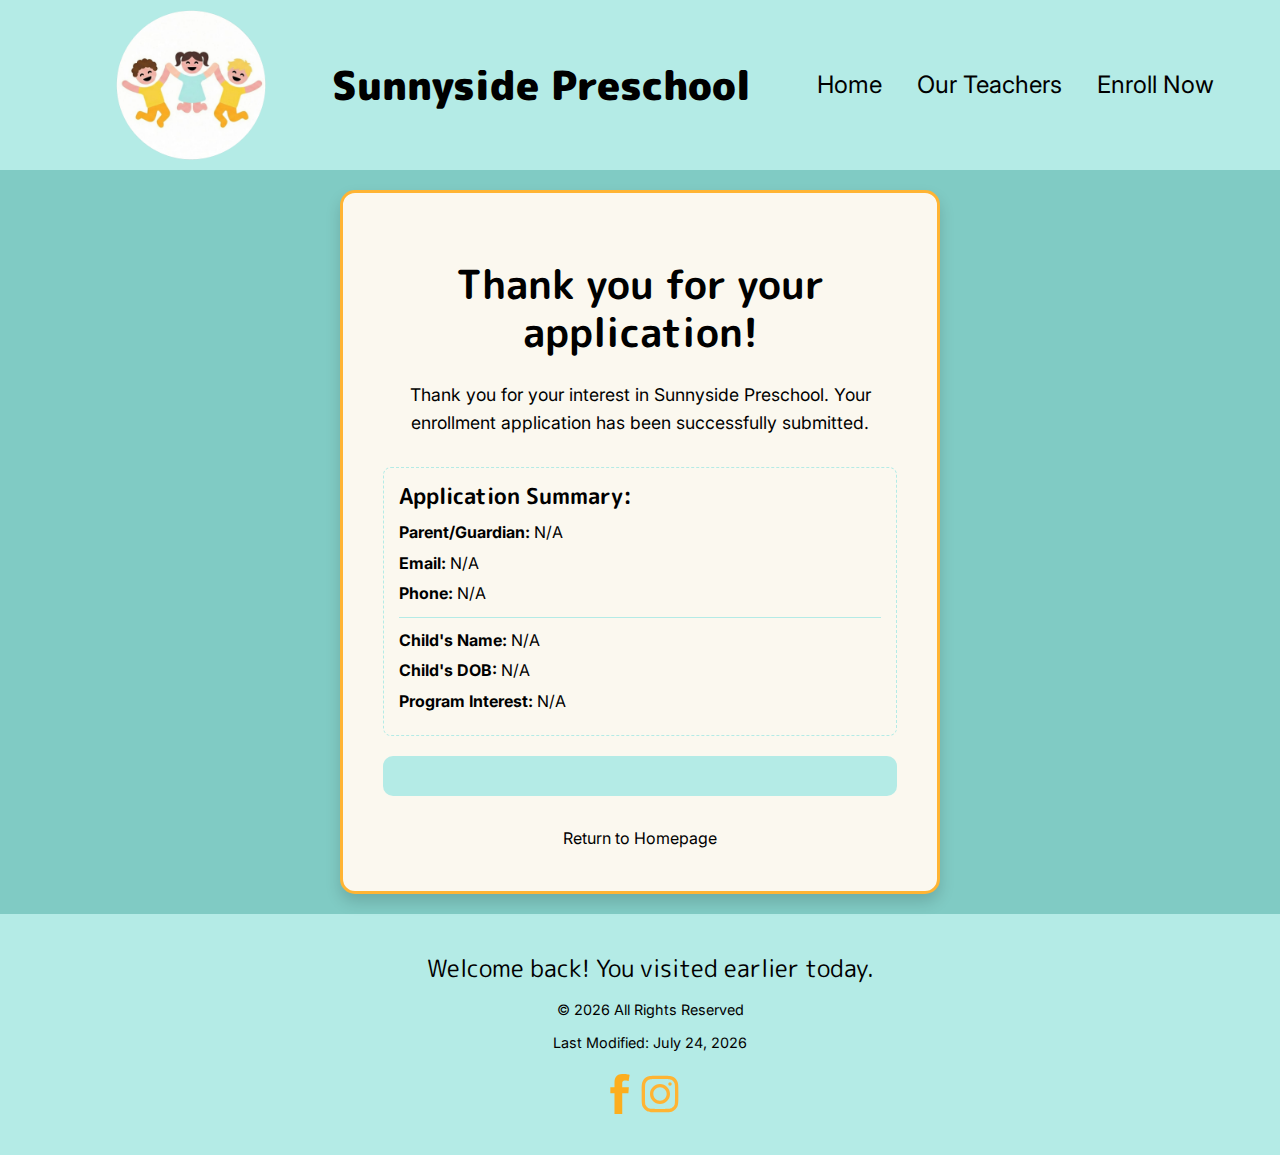
<file: final-project/success.html>
<!--This page will display a message of success for parent enrollments in my sunnyside preschool page-->

<!DOCTYPE html>
<html lang="en-US">
    <head>
        <meta charset="UTF-8">
        <meta name="viewport" content="width=device-width, initial-scale=1.0">
        <title>Sunnyside Preschool - Success</title>

        <meta name="author" content="Nancy Bell">
        <meta name="description" content="This is a success page for Sunnyside Preschool, highlighting our nurturing environment and play-based learning approach. The website aims to inform and engage potential parents and families about our programs and enrollment process.">
        <meta property="og:description" content="This is a success page for Sunnyside Preschool, highlighting our nurturing environment and play-based learning approach. The website aims to inform and engage potential parents and families about our programs and enrollment process.">
        <meta property="og:image" content="https://nanurodriguez.github.io/wdd231/final-project/images/preschool-hero.webp">
        <meta property="og:url" content="https://nanurodriguez.github.io/wdd231/final-project/index.html">
        <meta property="og:title" content="Success - SunnySide Preschool">

        
        <link rel="stylesheet" href="styles/normalize.css">
        <link rel="stylesheet" href="styles/general-style/base.css">
        <link rel="stylesheet" href="styles/general-style/navigation.css">
        <link rel="stylesheet" href="styles/pages/success.css">
        <link rel="stylesheet" href="styles/general-style/footer.css">
        

        <link rel="icon" type="image/png" href="images/icons/preschool-icon.png">

        <link rel="preconnect" href="https://fonts.googleapis.com">
        <link rel="preconnect" href="https://fonts.gstatic.com" crossorigin>
        <link href="https://fonts.googleapis.com/css2?family=Inter:wght@400;600&family=M+PLUS+Rounded+1c:wght@700;900&display=swap" rel="stylesheet">

        <script src="scripts/success.mjs" defer type="module"></script>
        <script src="scripts/main.mjs" defer type="module"></script>
    </head>
    <body>
        <header class="main-header">
            <div class="container">
                <img src="images/icons/preschool-icon.png" alt="Sunnyside Preschool Logo"   width="100" height="100">
                <div class="title">Sunnyside Preschool</div>

                <button id="ham-button" class="hamburger" aria-label="navigation"></button>

                <nav id= "nav-bar" class="navigation">
                    <ul>
                        <li><a href="index.html" class="current">Home</a></li>
                        <li><a href="stuff.html">Our Teachers</a></li>
                        <li><a href="enroll.html">Enroll Now</a></li>
                    </ul>
                </nav>
            </div>
        </header>

        <main class="success-main">
            <section class="success-message">
                <h1 class="success-title">We Have Received Your Application</h1>
                
                <p>Thank you for your interest in Sunnyside Preschool. Your enrollment application has been successfully submitted.</p>
                
                <div class="next-steps-info">


                </div>
                
                <a href="index.html" class="cta-button primary-cta back-home-button">Return to Homepage</a>
            
            </section>

        </main>

        <footer>
            <div class="container footer-content">
                <p id="last-visit" class="lastVisit"></p>
                <p id="currentYear" class="currentYear"></p>
                <p id="lastModified" class="lastModified">Last Modified</p>
            </div>
            <div class="social-media">
                <a href="https://www.facebook.com/profile.php?id=61572028127332" target="_blank"><img src="images/icons/facebook.svg" alt="Facebook Icon" width="20" height="20"></a>
                <a href="https://www.instagram.com/nancybellweb/" target="_blank"><img src="images/icons/instagram.svg" alt="Instagram Icon" width="20" height="20"></a>
            </div>
        </footer>
    </body>
</html>
</file>
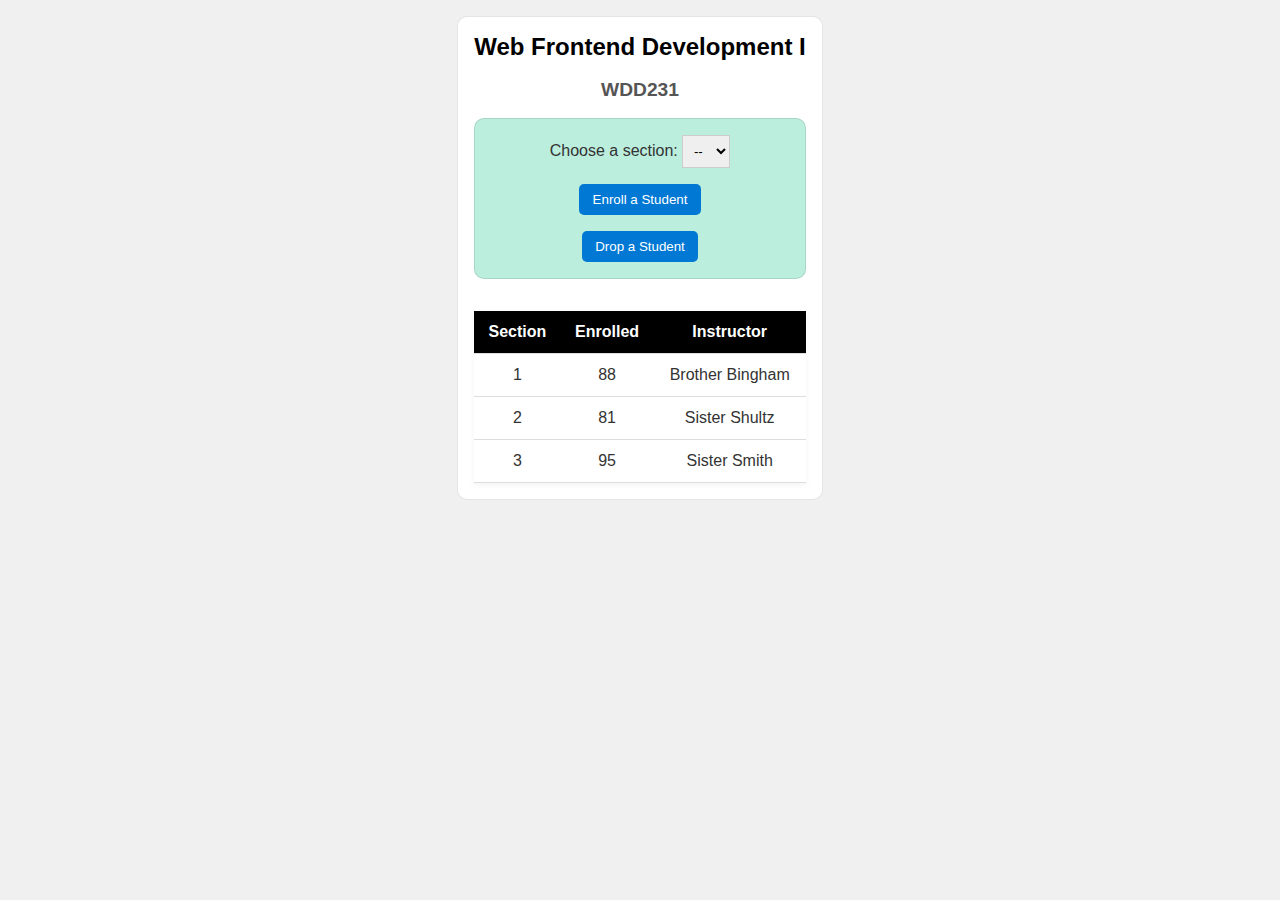
<file: modules/modules.html>
<!doctype html>
<html lang="en">
<head>
  <meta charset="UTF-8">
  <meta name="viewport" content="width=device-width, initial-scale=1.0">
  <title>Modules Example: Course and Sections</title>
  <link rel="stylesheet" href="modules.css">
  <script type= "module" src="scripts/course.mjs" ></script>
    <script type= "module" src="scripts/sections.mjs" ></script>
  <script type = "module" src="scripts/output.mjs" ></script>
  <script type= "module" src="scripts/modules.mjs"></script>
</head>
<body data-new-gr-c-s-check-loaded="14.1261.0" data-gr-ext-installed="">
  <main>
  <h1 id="courseName">Web Frontend Development I</h1>
  <h2 id="courseCode">WDD231</h2>

  <div id="enrollment">
    <label for="sectionNumber">Choose a section:</label>
    <select id="sectionNumber">
      <option value="0" disabled="" selected="">--</option>
    <option value="1">1</option><option value="2">2</option><option value="3">3</option></select>
    <button id="enrollStudent">Enroll a Student</button>
    <button id="dropStudent">Drop a Student</button>
  </div>

  <table>
    <thead>
      <tr>
        <th>Section</th>
        <th>Enrolled</th>
        <th>Instructor</th>
      </tr>
    </thead>
    <tbody id="sections"><tr>
    <td>1</td>
    <td>88</td>
    <td>Brother Bingham</td></tr><tr>
    <td>2</td>
    <td>81</td>
    <td>Sister Shultz</td></tr><tr>
    <td>3</td>
    <td>95</td>
    <td>Sister Smith</td></tr></tbody>
  </table>
  </main>


</body>
<grammarly-desktop-integration data-grammarly-shadow-root="true"><template shadowrootmode="open">
    <style>
      div.grammarly-desktop-integration {
        position: absolute;
        width: 1px;
        height: 1px;
        padding: 0;
        margin: -1px;
        overflow: hidden;
        clip: rect(0, 0, 0, 0);
        white-space: nowrap;
        border: 0;
        -moz-user-select: none;
        -webkit-user-select: none;
        -ms-user-select:none;
        user-select:none;
      }

      div.grammarly-desktop-integration:before {
        content: attr(data-content);
      }
    </style>
</html>
</file>
<file: final-project/styles/general-style/base.css>
/* Final Project Styles- Color Pallete */

:root {
    /* Color Palette */
    --color-text-dark: #000000;          /* Pure Black */
    --color-bg-primary: #80CBC4;         /* Medium Teal */
    --color-bg-secondary: #FBF8EF;       /* Very Light Cream */
    --color-accent-cta: #FFB433;         /* Vibrant Orange/Yellow */
    --color-accent-subtle: #B4EBE6;      /* Light Teal */
    --color-white: #FFFFFF;

    /* Typography */
    --font-heading: 'M PLUS Rounded 1c', sans-serif;
    --font-body: 'Inter', sans-serif;
}

/******Global Reset and Base Styles*****/

* {
    box-sizing: border-box;
    margin: 0;
    padding: 0;
}

body {
    font-family: var(--font-body);
    color: var(--color-text-dark);
    background-color: var(--color-bg-primary); /* Primary Background: Medium Teal */
    line-height: 1.6;
}
main {
    margin: 0 10px 0 10px;
}



h1, h2, h3 {
    font-family: var(--font-heading);
    color: var(--color-text-dark);
    margin-bottom: 0.5em;
    line-height: 1.2;
}

h1 { font-size: 2.8rem; }
h2 { font-size: 2rem; margin-top: 1.5em; }
h3 { font-size: 1.4rem; }


a {
    color: var(--color-text-dark);
    text-decoration: none;
    transition: color 0.3s;
}

a:hover {
    color: var(--color-accent-cta); /* Hover brightens to Orange/Yellow */
}
</file>
<file: final-project/styles/general-style/navigation.css>
/* --- 3. Header & Navigation --- */

.main-header .container{
    background-color: var(--color-accent-subtle); /* Subtle Accent Light Teal */
    padding: 15px 0;
    display: flex;
    justify-content: space-evenly;
    align-items: center;
    padding: 10px 0 10px 0;
}
.title {
    text-align: center;
    font-family: var(--font-heading);
    font-size: 1.8rem;
    font-weight: 1000;
}
.container>.navigation {
    flex-direction: row;

}
.hamburger {
    background: none;
    border: none;
    font-size: 2rem;
    cursor: pointer;
}
.navigation ul {
    list-style: none;
    flex-direction: row;
    display: flex;
}


/****Mobile view- Small screens**/

@media (max-width: 768px) {
    /* HAMBURGER MENU STYLES */
    .container {
        position: relative;
    }
    .hamburger {
        display: block; 
    }
    .navigation {
        display: none;
    }
    .navigation li {
    margin-left: 25px;  
    }
    .navigation.show {
        display: block;
        position: absolute;
        top: 100%;
        left: 0;
        background-color: var(--color-accent-subtle); /* Subtle Accent Light Teal */
        width: 100%;
        height: 200px;
        padding: 10px 0 10px 0;
    }
    .navigation.show ul {
        flex-direction: column;
        align-items: left;
        gap: 15px;
        font-size: 1.2rem;
    }
    .hamburger::before {
    content: '\2630'; /* Unicode for hamburger icon */
    }   
    .hamburger.show::before {
        content: '\00D7'; /* Unicode for close icon */
    }


}

/****Tablet view- Medium screens

@media (min-width: 769px) and (max-width: 1024px) {


}
    **/


/****Desktop view- Large screens**/
@media (min-width: 769px) {
    .hamburger {
        display: none;
    }
    .navigation {
        display: block;
        width: auto;
    }
    .navigation ul {
        gap:35px;
        font-size: x-large;
    }
    .title {
        font-weight: 1500;
        font-size: 2.5rem;
    }
    .container>img {
        width: 200px;
        height: auto;
        padding-left: 50px;
    }
}
</file>
<file: final-project/styles/pages/home.css>
/****HOME PAGE STYLES***/
/* --- 4. Call-to-Action Buttons (CTAs) --- */

.cta-button {
    font-family: var(--font-heading);
    font-weight: 700;
    padding: 12px 25px;
    border-radius: 50px; /* Rounded look */
    border: none;
    cursor: pointer;
    text-align: center;
}

.primary-cta {
    background-color: var(--color-accent-cta); /* Vibrant Orange/Yellow */
    color: var(--color-text-dark); /* Pure Black text */
    font-size: 1.1rem;
    display: inline-block;
    margin-top: 20px;
}

.primary-cta:hover {
    background-color: #fcae1e; 
    color: var(--color-text-dark);
}

/* --- 5. Section Styling --- */

/* Hero Section */
.hero-section {
    background-color: var(--color-bg-primary); /* Medium Teal */
    padding: 80px 0;
}

.hero-section {
    display: grid;
    grid-template-columns: 1fr;
    grid-template-areas:
        "content"
        "image";
    gap: 1rem;
}
.container>.hero-image {
    width: 100%;
    object-fit: cover;
    overflow: hidden;
    border-radius: 4px;
    margin-bottom: 0.75rem;
    box-shadow: 0 2px 4px rgba(66, 33, 3, 0.1);
    
}
/* Mission Section (Secondary Background) */
.site-section {
    background-color: var(--color-bg-secondary); /* Very Light Cream */
    padding: 60px 0;
    text-align: center;
}

.site-section h2 {
    margin-top: 0;
}


.highlights-section {
    padding: 60px 0;
    background-color: var(--color-bg-primary); /* Medium Teal */
}

.highlight-cards {
    display: grid;
    grid-template-columns: repeat(3, 1fr);
    gap: 30px;
    margin-top: 40px;
}

.card {
    background-color: var(--color-bg-secondary); /* Very Light Cream Cards */
    padding: 30px;
    border-radius: 10px;
    text-align: center;
}

.card p {
    font-family: var(--font-body);
}

/* MOBILE VIEW */

@media (max-width: 768px) {
    
    .container>.hero-text {
        grid-area: content;
    }
    .container>.hero-image {
        grid-area: image;

    }
}


/****Desktop view- Large screens**/
@media (min-width: 769px) {
    .hero-content {
        display: flex;
        align-items: center;
        gap: 40px;
    }
    .hero-text{
        flex: 1;
    }

    .hero-image {
        box-shadow: 0 2px 4px rgba(66, 33, 3, 0.1);
        flex: 1; /* NOTE: Allows image to take up half the space */
        min-height: 350px; 
    }
    .highlights-section .highlight-cards {
        grid-template-columns: repeat(3, 1fr); /* NOTE: Re-enable 3-column card layout */
    }
}
</file>
<file: final-project/styles/general-style/footer.css>
/* --- 6. Footer --- */

footer {
    background-color: var(--color-accent-subtle); /* Subtle Accent Light Teal */
    color: var(--color-text-dark);
    padding: 25px;
    font-family: var(--font-body);
    font-size: 0.9rem;
    display: flex;
    flex-direction: column;
    justify-content: center;
    align-items: center;
    margin: 0 auto;
    margin-top: auto;
    flex-shrink: 0;
    width: 100%;
    max-height: 300px;
}

.container .footer-content{
    display: flex;
    justify-content: space-between;
    align-items: center;
}
.social-media {
    margin: 10px;
    width: 100%;
    display: flex;
    justify-content: center;
    align-items: center;
}
.social-media>a>img{
    width: 40px;
    height: 40px;
    cursor: pointer;
}

#last-visit, #currentYear, #lastModified {
    margin: 10px;
    width: 100%;
    display: flex;
    justify-content: center;
    align-items: center;
}
#last-visit {
    font-size: 1.5rem;
    font-family: var(--font-heading);
    color: var(--color-text-dark);
}
</file>
<file: styles/prophets.css>
#cards {
    display: grid;
    grid-template-columns: repeat(auto-fit, minmax(250px, 1fr));
    grid-auto-flow: row dense;
    gap: 10px;
}

#cards section {
    background-color: #bdcaa5;
    padding: 10px;
    border: 1px solid #344e41;
    border-radius: 8px;
}
#cards section img {
    width: 100%;
    height: auto;
    border: 1px solid #344e41;
    border-radius: 10px;
}
h1, h2 {
    color: #344e41;
    font-family: 'Montserrat', sans-serif;
}
p {
    font-family: 'Open Sans', sans-serif;
    color: #203a25;
}
header {
    display: flex;
    justify-content: center;
    align-items: center;
}
footer {
    text-align: center;
    padding: 1rem 10px;
    font-family: 'Open Sans', sans-serif; 
    margin-top: auto;
    width: 100%;
    flex-shrink: 0;
}
</file>
<file: chamber/styles/base/base.css>
/****************DESIGN BRIEF****************/

/*
Design Brief
Primary Color  #7B4019 — for nav bars, headings, and key buttons
Secondary Color #ca7034
Background Color: #- Support colors: #f3f0ea, #faeed6, #ca7034 #FFBF78 and #FFEEA9 — for backgrounds, cards, and hover states
Text Color #2B2B2B or #3A3A3A — deep charcoal gray

Font Family:
Serif Fonts (Traditional, Trustworthy):
Merriweather: Classic yet modern; excellent readability for body text or headers
Libre Baskerville: Elegant and professional; great for formal tone.
Georgia:Web-safe, timeless, and easy to read

Sans Serif Fonts (Modern, Clean):
Open Sans: Clean, modern, and easy to read; great for body text or headers
Roboto: Clean, modern, and easy to read; great for body text or headers
Montserrat: Clean, modern, and easy to read; great for body text or headers

CHAMBER PAGE 

*/
* {
    margin: 0;
    padding: 0;
    box-sizing: border-box;
}

body {
    background-color: #ebe5d9; 
    color:  #7B4019;
    margin: 0;
    padding: 0;
    min-width: 320px;
    display: flex;
    flex-direction: column;
    font-family: "Roboto", sans-serif;
    font-weight: 423;}

.navigation ul {
    list-style-type: none;
    margin: 0;
    padding: 0;
}
</file>
<file: chamber/styles/responsive/large.css>
/********CHAMBER OF COMMERCE SITE LARGE VIEW*************/

@media only screen and (min-width: 39rem) {

/************** Header Styles ****************/
    header, main, footer {
        width: 100%;
        margin: 0 auto;
    }
    header {
        display: flex;
        align-items: center;
        justify-content: space-between;
        padding: 0.3rem 1rem 0.3rem 1rem;
        background-color: #7B4019; 
        color:  #FFFFFF;
        font-family: 'Montserrat', sans-serif; 
    }
    .title {
        display: flex;
        align-items: center;
    }
    .title span {
        font-size: 2em;
        font-weight: bold;
        color:  #FFFFFF;
        padding-left: 1rem;
    } 
    .title img {
        width: 150px;
        height: auto;
        padding-top: 7px;
        min-width: 40px;
    }

    /************** Navigation Bar****************/
    .hamburger {
        display: none;
    }
    .navigation{
        display:flex;
        justify-content: center;
        align-items: center;
        max-width: 700px;
        flex: 1 1 auto;
        margin: 0 auto;

    }
    .navigation ul {
        display:flex;
        justify-content: center;
        font-size: 1.5 rem;
    }


    /**************Main Styles****************/
    main {
        width: 100%;
        display: grid;
        /* Use auto-sized rows so main only takes the space its content needs
           (fractional rows like 1fr/3fr force the grid to stretch)!!! IMPORTANT! */
        grid-auto-rows: auto;
        gap: 10px;
        margin: 0 auto;
    }
    /***********DIRECTORY ONLY********`**********/
    div.cards {
        display: grid;
        grid-template-columns: repeat(auto-fit, minmax(300px, 1fr));
    }
    .cards {
        height: auto;
        padding: 20px;
        display: flex;
        flex-direction: column;
        justify-content: center;
        align-items: center;
        padding-top: 0;

    }
    
    .members-container.list {
        display: flex;
        flex-direction: column;
        align-items: center;
        align-content: center;
        flex: 1 0 auto;
        gap: 1rem;
        padding: 1rem;
        width: 200px;
        margin: 0 auto; 
    }


/************** Footer  ****************/
    footer {
        display: grid;
        grid-template-rows: repeat(auto-fit, minmax(100px, 1fr));
        grid-template-areas:
            "social"
            "mission"
            "contact"
            "links"
            "newsletter";
        gap: 0.04rem;
        max-width: 1800px;
    }

    .social-media {
        grid-area: social;
        display: grid;
        grid-template-columns: auto 1fr auto;
    }

    .social-media img.logo {
        grid-column: 1;
    }

    .social-media span {
        grid-column: 2;
    }
    .social-icons{
        grid-column: 3;
        gap: 0.rem;
    }
    .social-media, .contact-us, .quick-links, .newsletter {
        justify-self: center;
        align-items: center;
        gap: 0.5rem;
        text-align: center;
    }
    .contact-us {
        grid-area: contact;
    }

    .quick-links {
        grid-area: links;
    }

    .newsletter {
        grid-area: newsletter;
    }


    /**Home Styles LARGE SCREENS**/


    /**hERO**/
    .hero img {
        max-height: 500px;
    }
    .hero h1 {
        font-size: 3rem;
        top: 30%;
        left: 50%;
        width: 80%;
        padding-bottom: 5px;
    }
    .hero p {
        top: 62%;
        left: 50%;
        font-size: 14px;
    }

    /**HOME**/
    .home {
        padding: 20px
    }
    .home-cards {
        display: flex;
        justify-content: center;
        flex-wrap: nowrap;
    }
    .network img, .growth img, .events img {
        width: 100px;
        height: auto;
        margin-bottom: 10px;
        max-width: 100%;
        aspect-ratio: 1 / 1;
    }
    .network h3, .growth h3, .events h3 {
        font-size: 1.2rem;
        margin-bottom: 10px;
        color: #7B4019;
    }


    /**ABOUT CARDS**/
    .about-cards {
        display: flex;
        flex-direction: column;
        justify-content: center;
        align-content: center;
        align-items: center;
        flex-wrap: nowrap;
    }
    .mission {
        margin: 10px;
        padding: 20px;
    }
    .mission h2 {
        font-size: 2rem;
        margin-bottom: 10px;
        color: #7B4019;
    }
    .mission p {
        font-size: 1rem;
        color: #7B4019;
        font-style: italic;
    }

    
    .about-cards {
        max-width: 1200px;
        margin: 0 auto;
        align-items: center;
    }
    .mission-cards h2, .mission-cards h3, .mission-cards h4, .mission-cards h5, .mission-cards h6 {
        font-size: 1.5rem;
    }
    .mission-cards p {
        font-size: 1.0rem;
    }
    /**forecast**/
    #forecast {
        display: grid;
        grid-template-columns: repeat(auto-fit, minmax(150px, 1fr));
        gap: 10px;
        max-width: 800px;
        justify-items: center;
        margin: 0 auto;
    }

}
</file>
<file: chamber/styles/layout/footer.css>
/***************Footer*******************/


footer {
    background-color: #7B4019; 
    color:  #FFFFFF; 
    padding: 2rem 1rem;
    font-size: 0.9rem;
    width: 100%;
}

footer>img {
    max-width: 100px;
    margin-bottom: 10px;
}

footer p {
    text-align: center;
    font-style: italic;
    padding: 1rem 1rem;
}
.social-media span {
    font-size: 1.5em;
    font-weight: bold;
}
/***********Social media icons************/
.social-icons img {
    padding: 10px;
}


.social-media a:hover {
    filter: brightness(0) saturate(100%) invert(26%) sepia(27%) saturate(468%) hue-rotate(97deg) brightness(91%) contrast(88%);
}

/***contact-us***/

.contact-us {
    text-align: center;
    padding-bottom: 10px;
    font-size: 0.8em;
    font-weight: bold;
    color:  #FFFFFF;    
}
.contact-us h3 {
    font-size: 1.2em;
    margin-bottom: 10px;
    color: #FFFFFF;
}

/****quick-links****/

.quick-links {
    text-align: center;
    padding-bottom: 10px;
    font-size: 1rem;
    line-height: 1.5;
    font-weight: bold;
    color:  #FFFFFF; 
    text-decoration: none;
    display: inline-block;
    cursor: pointer;
    font-family: 'Montserrat', sans-serif;
}
.quick-links h3, .quick-links h4 {
    font-size: 1em;
    margin-bottom: 10px;
    color: #FFFFFF;
}
.quick-links ul {
    list-style-type: none;
    margin: 0;
    padding: 10px 0 10px 0;
    text-align: center;
}
.quick-links li {
    list-style-type: none;
    margin: 0;
    padding: 0;
    text-align: center;
}
.quick-links a {
    text-decoration: none;
    display: inline-block;
    cursor: pointer;
    font-family: 'Montserrat', sans-serif;
    font-size: 0.8em;
    font-weight: bold;
    color:  #FFFFFF;
    transition: color 0.3s ease;


}
.quick-links a:visited {
    color: #FFEEA9;
}
.quick-links a:hover {
    color: #FFEEA9;
    font-weight: bold;  
}
/****newsletter****/
.newsletter input[type="email"] {
    padding: 0.5rem;
    width: 100%;
    max-width: 250px;
    margin-bottom: 0.5rem;
    border: none;
    border-radius: 4px;
}
.newsletter {
    text-align: center;
    margin-top: 0.3rem;
    font-size: 0.8rem;
    color: #FFFFFF;
}
.newsletter p {
    margin: 0.5rem 0 0.5rem 0;
}

#subscribe-footer {

    padding: 0.5rem 1rem;
    background-color: #FFFFFF;
    color: #7B4019;
    border: none;
    border-radius: 4px;
    font-weight: bold;
    cursor: pointer;
}

/*****about me****/
.about-me {
    text-align: center;
    margin-top: 2rem;
    font-size: 0.8rem;
    color: #FFEEA9;
}
</file>
<file: chamber/styles/layout/header.css>
/***************HEADER*******************/

header {
    display: flex;
    align-items: center;
    justify-content: space-between;
    padding: 0.3rem 1rem 0.3rem 1rem;
    background-color: #7B4019; 
    color:  #FFFFFF; 
    font-family: 'Montserrat', sans-serif; 
}
.title {
    display: flex;
    align-items: center;
}
.title span {
    font-size: 1.5em;
    font-weight: bold;
    color:  #FFFFFF;
    padding-left: 1rem;
} 
.title img {
    width: 150px;
    height: auto;
    padding-top: 7px;
    min-width: 40px;
}


/***************Hamburger button*******************/

.hamburger {
    background: none;
    border: none;
    font-size: 2em;
    color: #FFFFFF;
    cursor: pointer;
    padding-left: 10px;
    padding-right: 10px;
}

.hamburger::before {
    content: '\2630'; 
}

.hamburger.show::before {
    content: '\00D7'; 
}

/***************Navigation*******************/
.navigation {
    display: none;
}

.navigation.show {
    display: block;
}

.navigation li {
    margin: 10px 0;
}
.navigation a {
    display: block;
    text-decoration: none;
    color: #7B4019;
    padding: 0.8rem 10px;
    font-weight: bold;
    transition: color 0.3s ease;
}
.navigation a:hover {
    color: #c5733c;
}

.navigation li.visited {
    text-decoration: underline;
    color: #7B4019;
}
</file>
<file: chamber/styles/pages/discover.css>
/* --- MOBILE VIEW (Default) --- */

.discover-container h2, .discover-container p {
    text-align: center;
    margin: 0.2rem 0 2rem 0;
    max-width: 300px;
}
.discover-container p, .discover-container address{
    margin-bottom: 0.5rem;
}
.discover-container {
    display: grid;
    grid-template-columns: 1fr;
    /* Stacking them vertically */ 
    grid-template-areas:
        "title" 
        "visit-message"
        "gallery";
    gap: 1rem;
    padding: 1rem;
    background-color: #ffffff;
}

.visit-message {
    grid-area: visit-message;
    padding: 1rem;
    border-radius: 8px;
    text-align: center;
    font-weight: bold;
}

.show-all {
    grid-area: gallery;
    display: grid;
    gap: 1rem;
}

h1 {
    grid-area: title;
    text-align: center;    
    margin-top: 0.3rem;

}

/* Card Styling */
.card {
    border-radius: 5px;
    padding: 1rem;
    box-shadow: 0 2px 5px rgba(0,0,0,0.1);
    display: flex;
    flex-direction: column;
    align-items: center; /* Center content */
}

.card img {
    width: 100%;
    object-fit: cover;
    border-radius: 4px;
    margin-bottom: 0.75rem;
    box-shadow: 0 2px 4px rgba(66, 33, 3, 0.1);
}

.card button {
    margin-top: auto; /* Push button to bottom */
    padding: 0.5rem 1rem;
    background-color: #7B4019;
    color: white;
    border: none;
    cursor: pointer;
    border-radius: 4px;
}

/* --- MEDIUM SCREENS (Tablet) --- */
@media (min-width: 640px) {
    .show-all {
        grid-template-columns: 1fr 1fr; /* 2 columns for cards */
    }
}

/* --- LARGE SCREENS (Desktop) --- */
@media (min-width: 1024px) {
    .discover-container {
        /* Sidebar on the left (1fr), Gallery on the right (3fr) */
        grid-template-areas: 
            "title"
            "visit-message"
            "gallery";
        max-width: 1400px;
    }


    .show-all {
        grid-template-columns: repeat(3, 1fr); /* 3 columns for cards */
    }

    /* Hover effect for desktop only */
    .card img:hover {
        opacity: 0.8;
        transform: scale(1.02);
        transition: 0.3s;
    }
}
</file>
<file: chamber/styles/pages/join.css>
/*JOIN- CHAMBER*/
:root {
    --primary-color: #7B4019;    /* your brown */
    --accent-color: #ca7034;     /* your accent / secondary */
    --bg-color: #ebe5d9;         /* page background */
    --card-bg: #ffffff;
    --text-color: #7B4019;
}
body {
    background-color: var(--bg-color);
    color: var(--text-color);
    font-family: 'Roboto', sans-serif;
    margin: 0;
    padding: 0;
    min-width: 360px;
}

.join-container {
    padding: 1rem;
    max-width: 1000px;
    margin: auto;
}

.member-form {
    background: var(--card-bg);
    padding: 1.2rem;
    border-radius: 8px;
    box-shadow: 0 2px 6px rgba(0,0,0,0.1);
    margin-bottom: 1.5rem;
    }

.member-form h2 {
    color: var(--primary-color);
    margin-bottom: 1rem;
}

.member-form label {
    display: block;
    margin-bottom: 0.9rem;
    font-weight: 500;
    }

.member-form input[type="text"],
.member-form input[type="email"],
.member-form input[type="tel"],
.member-form select,
.member-form textarea {
    width: 100%;
    padding: 0.6rem;
    border: 1px solid #ccc;
    border-radius: 5px;
    font-size: 1rem;
    margin-top: 0.3rem;
    font-family: inherit;
}

.member-form textarea {
    resize: vertical;
    min-height: 100px;
}

.member-form input[type="submit"] {
    background: var(--primary-color);
    color: white;
    border: none;
    padding: 0.8rem 1.2rem;
    border-radius: 6px;
    cursor: pointer;
    font-weight: bold;
    margin-top: 0.7rem;
}

.member-form input[type="submit"]:hover {
    background: var(--accent-color);
}

/* Membership cards */
.membership-cards {
    display: flex;
    flex-direction: column;
    gap: 1rem;
}

.card {
    background: var(--card-bg);
    padding: 1rem;
    border-radius: 8px;
    box-shadow: 0 2px 6px rgba(0,0,0,0.1);
}

.card h3 {
    margin-top: 0;
    margin-bottom: 0.5rem;
    color: var(--primary-color);
}

.card p {
    margin: 0 0 0.7rem 0;
    color: var(--text-color);
}

.card button {
    background: var(--accent-color);
    color: white;
    border: none;
    padding: 0.6rem 1rem;
    border-radius: 5px;
    cursor: pointer;
}

/* Simple animation: cards fade/slide in on page load */
.card {
    opacity: 0;
    transform: translateY(12px);
    animation: cardFadeUp 0.6s ease-out forwards;
}

.card:nth-of-type(1) { animation-delay: 0.1s; }
.card:nth-of-type(2) { animation-delay: 0.3s; }
.card:nth-of-type(3) { animation-delay: 0.5s; }
.card:nth-of-type(4) { animation-delay: 0.7s; }

@keyframes cardFadeUp {
    to {
        opacity: 1;
        transform: translateY(0);
    }
}

/* Modal / dialog styling */
.modal {
    width: 90%;
    max-width: 400px;
    background: var(--card-bg);
    padding: 1.2rem;
    border-radius: 8px;
    box-shadow: 0 4px 12px rgba(0,0,0,0.2);
    margin: 20px 0 20px 0;
    position: relative;
    top: 50%;
    left: 50%;
    transform: translate(-50%, -50%); 
    border: none;  
}

.modal::backdrop {
    background: rgba(0,0,0,0.5);
}

.modal h2 {
    color: var(--primary-color);
}

.modal p, .modal ul {
    color: var(--text-color);
    list-style: none;
}

.modal button.close-modal {
    background: var(--primary-color);
    color: white;
    border: none;
    padding: 0.6rem 1rem;
    border-radius: 5px;
    cursor: pointer;
    margin-top: 1rem;
}
</file>
<file: chamber/styles/pages/home.css>
/**************HOME PAGE EXCLUSIVE STYLES****************/

/***hero section***/

.hero {
    width: 100%;
    height: auto;
    display: flex;
    flex-direction: column;
    justify-content: center;
    align-items: center;
    text-align: center;
    background-color:#eeeadc;
    border-radius: 4px;
    padding-right: 15px

}
.hero img {
    width: 100%;
    height: auto;
    max-height: 400px; 
    object-fit: cover;
    border-radius: 4px;
    margin-bottom: 0.75rem;
    box-shadow: 0 2px 4px rgba(66, 33, 3, 0.1);
    object-fit: cover;
    }
.hero p {
    width: 100%;
    height: auto;
    max-width: 800px; 
    object-fit: cover;
    border-radius: 4px;
    margin-bottom: 0.75rem
    }
.hero h1 {
    font-size: 2.5rem;
    margin-bottom: 1rem;
    color: #7B4019;
}
.hero .join-button {
    font-size: 1.2rem;
    padding: 0.8rem 1.5rem;
}

/**home section**/

.home {
    display: flex;
    flex-direction: column;
    justify-content: center;
    align-items: center;
    text-align: left;
    max-width: 1400px;
    margin: 20px auto;
    padding: 0 20px;
    font-family: 'Montserrat', sans-serif;
    font-size: 0.8em;
    font-weight: bold;
    color:  #7B4019;
}
.home p, .mission h2, .mission p {
    margin-bottom: 1.5rem;
    line-height: 1.6;
    max-width: 600px;
    width: 100%;
    text-align: center;
}


.home-buttons {
    display: flex;
    justify-content: center;
    gap: 20px;
    margin: 40px;
    max-width: 800px;
    width: 100%;
    flex-wrap: wrap;
}
.home .join-button {
    font-size: 1rem;
    padding: 1rem 1rem;
    max-width: 200px;
    width: 100%;
    display: flex;
    flex-wrap: wrap;
    justify-content: flex-start;
    align-items: center;
    text-align: left;

}
.home .join-button:hover {
    font-weight: bold;
}
.home .join-button img {
    width: 20px;
    height: 20px;
    margin-right: 8px;
    align-self: center;
}
.home h2, h3, h4 {
    font-size: 1.5rem;
    margin-bottom: 1rem;
    color: #7B4019;
}
.home-cards {
    display: flex;
    justify-content: center;
    flex-wrap: wrap;
    gap: 40px;
    margin: 40px 20px ;
    width: 100%;
}
.network, .growth, .events{
    box-shadow: 0 2px 4px rgba(66, 33, 3, 0.1);
    border-radius: 8px;
    padding: 20px;
    width: 100%;
    max-width: 300px;
    display: flex;    flex-direction: column;
    justify-content: center;
    align-items: center;
    text-align: center;
    background-color: #faeed6;
}
.network img, .growth img, .events img {
    width: 100px;
    height: auto;
    margin-bottom: 10px;
    max-width: 100%;
    aspect-ratio: 1 / 1;
}
.network h3, .growth h3, .events h3 {
    font-size: 1.2rem;
    margin-bottom: 10px;
    color: #7B4019;
}
/**about cards**/
.about-cards {
    display: flex;
    flex-direction: column;
    justify-content: center;
    align-content: center;
    align-items: center;
    flex-wrap: wrap;
    gap: 40px;
    margin: 40px 20px ;
    width: 100%;
}
.mission {
    display: flex;
    flex-wrap: wrap; 
    flex-direction: column;
    justify-content: center;
    align-items: center;
    text-align: left;
    max-width: 1200px;
    margin: 20px auto;
    padding: 0 20px;
    font-family: 'Montserrat', sans-serif;
    font-size: 0.8em;
    font-weight: bold;
    color:  #7B4019;
    
}
.mission p {
    margin-bottom: 1.5rem;
    line-height: 1.6;
    max-width: 600px;
    width: 100%;
    text-align: center;
}
.mission-cards {
    display: grid;
    grid-template-columns: repeat(auto-fit, minmax(400px, 1fr));
    gap: 20px;
    margin: 0 auto;
    padding: 10px;
    justify-items: center;
    align-items: center;
    max-width: 100%;
}
.empower-card, .elevate-card, .catalyze-card, .ignite-card {
    display: flex;    
    flex-direction: column;
    justify-content: center;
    align-items: center;
    text-align: center;
    padding: 20px;
    margin: 10px;
    max-width: 300px;
    box-shadow: 0 2px 4px rgba(66, 33, 3, 0.1);
    background-color: #faeed6;
    border-radius: 4px;
}
/***forecast portion***/



#forecast {
    display: flex;
    gap: 1rem;
    justify-content: center;
    align-items: center;
    margin-top: 1rem;
    flex-wrap: wrap;
    flex-direction: column;
    font-family: 'Segoe UI', sans-serif;
    padding: 50px;
}
.forecast-title {
    display: flex;
    justify-content: center;
    align-items: center;
    font-size: 1.5rem;
    font-weight: bold;
    margin-bottom: 1rem;
    color: #7B4019;
    padding: 40px 20px 0 20px;
}
.day {
    background: #e6c181;
    border-radius: 10px;
    padding: 1rem;
    text-align: center;
    box-shadow: 0 4px 8px rgba(0,0,0,0.1);
    width: 150px;
    transition: transform 0.2s ease;
}
.day:hover {
    transform: translateY(-5px);
}

.day h4 {
    margin: 0.5rem 0;
    font-size: 1rem;
    color: #333;
}

.day img {
    width: 60px;
    height: 60px;
}

.day p {
    margin: 0.5rem 0 0;
    font-size: 0.9rem;
    color: #555;
}
</file>
<file: chamber/styles/pages/directory.css>
/***************Directory EXCLUSIVE Styles***************/


.view-toggle {
    display: flex;
    justify-content: center;
    gap: 1rem;
    margin-bottom: 1rem;
}

/********************Main Content*********************/

main {
    padding: 20px;
    font-family: 'Open Sans', sans-serif;
    max-width: 1400px;
    margin: 0 auto;
    display: flex;
    flex-direction: column;
    align-items: center;
    align-content: center;
    flex: 1 0 auto;
}

/******************Member directory cards**********************/
.members-container.grid {
    display: grid;
    grid-template-columns: repeat(auto-fit, minmax(280px, 1fr));
    gap: 1.5rem;
    padding: 1rem;
}
.members-container.grid a, .members-container.list a {
    font-family: 'Montserrat', sans-serif;
    font-size: 0.8em;
    font-weight: bold;
    color:  #7B4019;
    transition: color 0.3s ease;
}
.members-container.list {
    display: flex;
    flex-direction: column;
    align-items: center;
    align-content: center;
    flex: 1 0 auto;
    gap: 1rem;
    padding: 1rem;
    width: 200px;
}


.member-card {
    background-color: #ffffff;
    border-radius: 8px;
    padding: 1rem;
    box-shadow: 0 2px 6px rgba(0,0,0,0.1);
}


.member-card img {
    width: 100%;
    height: auto;
    max-height: 200px; /* limits vertical space - adjust as needed ok!!*/
    object-fit: cover;
    border-radius: 6px;
    margin-bottom: 0.75rem;
    box-shadow: 0 2px 4px rgba(0,0,0,0.1);
}

/******************Buttons*************/

.view-toggle button {
    gap: 1rem;
    padding: 5px 10px;
    text-align: center;
    text-decoration: none;
    display: inline-block;
    font-size: 16px;
    margin: 4px 2px;
    cursor: pointer;
    font-family: 'Montserrat', sans-serif;
    border-radius: 10px;
}
.view-toggle button:hover,
.view-toggle button:focus {
    background-color: #7B4019;
    color: #FFEEA9;
    outline: none;
}

.view-toggle button:active {
    transform: scale(0.98);
}
</file>
<file: chamber/styles/pages/thankyou.css>
/* --- THANK YOU PAGE STYLES --- */

/* Center content and give the main section some breathing room */
.thankyou-main {
    padding: 40px 20px;
    max-width: 800px;
    margin: 0 auto;
    text-align: center;
}


.summary-box {
    text-align: left; /* Align text inside the box to the left */
    background-color: #e9f5f5; /* Light background to make the summary stand out */
    border-radius: 10px;
    padding: 25px;
    margin: 30px 0;
}
.message h1, .summary-box h2 {
    margin-bottom: 20px;
}

.summary-box ul {
    list-style-type: none; /* Remove bullet points */
    padding: 0;
}

.summary-box li {
    padding: 8px 0;
    border-bottom: 1px dashed #ccc;
    display: flex; /* Use flexbox to align label and value */
    justify-content: space-between; /* Space out the bold label and the value */
}

.summary-box li:last-child {
    border-bottom: none;
}

.summary-box strong {
    font-weight: 600;
    color: #333;
}

.return a {
    text-decoration: none;
    color: #7B4019;
    font-weight: bold;
}
.return a:hover {
    text-decoration: underline;
}
</file>
<file: final-project/styles/pages/enroll.css>
.enrollment-main {
    padding: 20px;
    max-width: 800px;
    margin: 40px auto;
}

#enrollment-form {
    background-color: var(--color-bg-secondary);
    padding: 30px;
    border-radius: 10px;
    box-shadow: 0 4px 8px rgba(0, 0, 0, 0.1);
}

fieldset {
    border: 1px solid var(--color-accent-subtle);
    padding: 20px;
    margin-bottom: 25px;
    border-radius: 8px;
}

legend {
    font-family: var(--font-heading);
    font-size: 1.5rem;
    padding: 0 10px;
    color: var(--color-text-dark);
}

label {
    display: block;
    margin-top: 15px;
    margin-bottom: 5px;
    font-weight: 600;
}

input[type="text"],
input[type="email"],
input[type="tel"],
input[type="date"],
input[type="month"],
select,
textarea {
    width: 100%;
    padding: 10px;
    border: 1px solid #ccc;
    border-radius: 5px;
    box-sizing: border-box; 
}

textarea {
    resize: vertical;
}


.program-options {
    margin-top: 10px;
    padding: 10px;
}

.program-options input[type="radio"] {
    margin-right: 5px;
}

.program-options label {
    display: inline-block;
    font-weight: normal;
    margin-right: 20px;
}


.consent-check {
    display: flex;
    align-items: center;
    margin-top: 20px;
}

.consent-check label {
    margin-top: 0;
    margin-left: 10px;
    font-weight: normal;
}


.required {
    color: #cc0000;
    font-weight: bold;
}


.submit-button {
    margin-top: 20px;
    width: 100%;
}
/* --- Validation Feedback Styles --- */

.error-message {
    color: #cc0000;
    font-size: 0.9rem;
    display: block;
    margin-top: 5px;
}

.input-error {
    border-color: #cc0000 !important;
    box-shadow: 0 0 5px rgba(204, 0, 0, 0.5);
}

.input-success {
    border-color: #4CAF50 !important;
}

#consent + .error-message {
    margin-top: -10px; 
    margin-left: 25px; 
}

input[type="text"].input-error,
input[type="email"].input-error,
input[type="tel"].input-error,
input[type="date"].input-error,
input[type="month"].input-error,
select.input-error,
textarea.input-error {
    border-color: #cc0000 !important;
    box-shadow: 0 0 5px rgba(204, 0, 0, 0.5);
}

@media (max-width: 600px) {
    #enrollment-form {
        padding: 15px;
    }
}
</file>
<file: final-project/styles/pages/stuff.css>
.teachers-container {
    padding: 20px;
    display: grid;
    grid-template-columns: 1fr; 
    gap: 30px;
    margin: 40px auto;
    max-width: 1200px;
}

.teacher-card {
    background-color: var(--color-bg-secondary); /* Very Light Cream */
    border-radius: 10px;
    overflow: hidden;
    box-shadow: 0 4px 8px rgba(0, 0, 0, 0.1);
    display: flex; 
    flex-direction: column; 
    align-items: center;
    text-align: center;
    padding: 20px;
}
.teacher-modal {
    z-index:1000;
}
.teacher-profile-img {
    width: 150px; 
    height: 150px;
    border-radius: 50%; 
    object-fit: cover; 
    margin-bottom: 10px;
    border: 3px solid var(--color-accent-cta); 
    object-position: top;
}

.teacher-info {
    padding: 0 10px;
}


.modal-trigger {
    font-family: var(--font-heading);
    font-weight: 700;
    padding: 12px 25px;
    border-radius: 50px; /* Rounded look */
    border: none;
    cursor: pointer;
    text-align: center;
    background-color: var(--color-accent-cta); /* Vibrant Orange/Yellow */
    color: var(--color-text-dark); /* Pure Black text */
    font-size: 1.1rem;
    display: inline-block;
    margin-top: 20px;
}

.modal-trigger:hover {
    background-color: #fcae1e; 
    color: var(--color-text-dark);
}

/* --- MODAL DIALOG STYLES --- */

.teacher-modal {
    position: fixed;
    top: 0;
    left: 0;
    width: 100vw;
    height: 100vh;
    border: none;
    padding: 0;
    z-index: 1000;
    overflow-y: auto; 
}
.teacher-modal::backdrop {
    background-color: rgba(0, 0, 0, 0.75);
}

.modal-content {
    background-color: var(--color-bg-primary); 
    color: var(--color-text-dark);
    width: 90%;
    max-width: 550px; 
    margin: 50px auto; 
    padding: 30px;
    border-radius: 12px;
    position: relative;
    box-shadow: 0 10px 25px rgba(0, 0, 0, 0.2);
    animation: modalFadeIn 0.3s ease-out;
}

.close-button {
    position: absolute;
    top: 10px;
    right: 15px;
    background: none;
    border: none;
    font-size: 2.2rem;
    color: var(--color-text-dark);
    cursor: pointer;
    line-height: 1;
    font-weight: 300;
    transition: color 0.2s;
}

.close-button:hover {
    color: #cc0000; 
}

#modal-profile-content {
    text-align: center;
}

#modal-profile-content img {
    display: block;
    width: 140px;
    height: 140px;
    border-radius: 50%;
    object-fit: cover;
    margin: 0 auto 20px;
    border: 4px solid var(--color-accent-cta); 
    box-shadow: 0 2px 5px rgba(0, 0, 0, 0.1);
}

#modal-profile-content h3 {
    font-family: var(--font-heading);
    color: var(--color-text-dark);
    margin-bottom: 5px;
    font-size: 1.8rem;
}

#modal-profile-content h4 {
    font-family: var(--font-heading);
    color: var(--color-accent-cta);
    margin-top: 20px;
    margin-bottom: 5px;
    border-bottom: 2px solid var(--color-accent-subtle);
    display: inline-block;
    padding-bottom: 2px;
}

#modal-profile-content p {
    line-height: 1.6;
    margin-bottom: 10px;
    text-align: left; 
}

/* Animation for my modal cards*/
@keyframes modalFadeIn {
    from { 
        opacity: 0; 
        transform: scale(0.95); 
    }
    to { 
        opacity: 1; 
        transform: scale(1); 
    }
}

/* --- Search/Filter Styles --- */

.filter-controls {
    max-width: 1000px;
    margin: 40px auto 20px;
    padding: 0 20px;
    text-align: center;
}

.filter-controls h2 {
    color: var(--color-text-dark);
    margin-bottom: 15px;
    font-size: 2rem;
}

.search-bar-container {
    background-color: var(--color-bg-secondary);
    border-radius: 8px;
    padding: 10px;
    box-shadow: 0 2px 5px rgba(0, 0, 0, 0.1);
}

#teacher-search {
    width: 100%;
    padding: 12px 15px;
    font-size: 1.1rem;
    border: 2px solid var(--color-accent-subtle);
    border-radius: 6px;
    transition: border-color 0.3s;
    box-sizing: border-box;
}

#teacher-search:focus {
    border-color: var(--color-accent-cta); /* Highlight border on focus */
    outline: none;
    box-shadow: 0 0 5px rgba(255, 179, 0, 0.5);
}
/* Medium/Large Screen Layout */
@media (min-width: 600px) {
    .teachers-container {
        grid-template-columns: repeat(2, 1fr); 
    }
}

@media (min-width: 900px) {
    .teachers-container {
        grid-template-columns: repeat(3, 1fr); 
    }
}
</file>
<file: final-project/styles/pages/success.css>
/* styles/pages/success.css */

.success-main {
    display: flex;
    justify-content: center;
    align-items: center;
    min-height: 70vh;
    padding: 20px;
    text-align: center;
}

.success-message {
    background-color: var(--color-bg-secondary);
    max-width: 600px;
    padding: 40px;
    border-radius: 15px;
    box-shadow: 0 8px 15px rgba(0, 0, 0, 0.15);
    border: 3px solid var(--color-accent-cta); 
}

.success-title {
    font-family: var(--font-heading);
    color: var(--color-text-dark);
    font-size: 2.5rem;
    margin-bottom: 25px;
}

.success-message p {
    font-size: 1.1rem;
    margin-bottom: 30px;
}

.next-steps-info {
    background-color: var(--color-accent-subtle); 
    padding: 20px;
    border-radius: 10px;
    margin-bottom: 30px;
    text-align: left;
}

.next-steps-info h3 {
    color: var(--color-accent-cta);
    margin-top: 0;
    border-bottom: 1px solid rgba(0, 0, 0, 0.1);
    padding-bottom: 5px;
}

.next-steps-info ul {
    list-style: disc;
    padding-left: 20px;
}

.back-home-button {
    display: inline-block;
}
.submission-review {
    text-align: left;
    margin: 20px 0;
    padding: 15px;
    border: 1px dashed var(--color-accent-subtle);
    border-radius: 8px;
}

.submission-review h3 {
    font-family: var(--font-heading);
    color: var(--color-text-dark);
    font-size: 1.4rem;
    margin-top: 0;
    margin-bottom: 10px;
}

.submission-review p {
    margin: 5px 0;
    font-size: 1rem;
}

.submission-review hr {
    border: none;
    border-top: 1px solid var(--color-accent-subtle);
    margin: 10px 0;
}
</file>
<file: modules/modules.css>
* {
  margin: 0;
  padding: 0;
  box-sizing: border-box;
}

body {
  font-family: Arial, sans-serif;
  background-color: #f0f0f0;
}

main {
  padding: 1rem;
  background-color: #fff;
  color: #333;
  width: fit-content;
  margin: 1rem auto;
  border: 1px solid rgb(0 0 0 / 10%);
  border-radius: 10px;
}

h1 {
  font-size: 1.5rem;
  color: #000;
}

h2 {
  font-size: 1.2rem;
  color: #555;
}

h1,
h2 {
  text-align: center;;
  margin-bottom: 1.1rem;
}

form p {
  margin: .5rem;
  font-weight: bold;
}

#enrollment {
  padding: 1rem 1rem 0 1rem;
  border: 1px solid rgb(0 0 0 / 10%);
  border-radius: 10px;
  background-color: #bed;
  text-align: center;
}

select {
  padding: 0.5em;
  border: 1px solid #ccc;
  width: 3rem;
}

button {
  display: block;
  margin: 1rem auto;
  padding: 0.6em 1em;
  border: none;
  border-radius: 5px;
  background-color: #0078d4;
  color: white;
  cursor: pointer;
}

button:hover {
  background-color: #005fa3;
}

table {
  margin-top: 2rem;
  width: 100%;
  border-collapse: collapse;
  background-color: white;
  box-shadow: 0 2px 6px rgb(0 0 0 / 5%);
}

th,
td {
  padding: 0.75rem;
  text-align: center;
  border-bottom: 1px solid #ddd;
}

th {
  background-color: #000;
  color: white;
  font-weight: bold;
}

tr:hover {
  background-color: #bbb;
}
</file>
